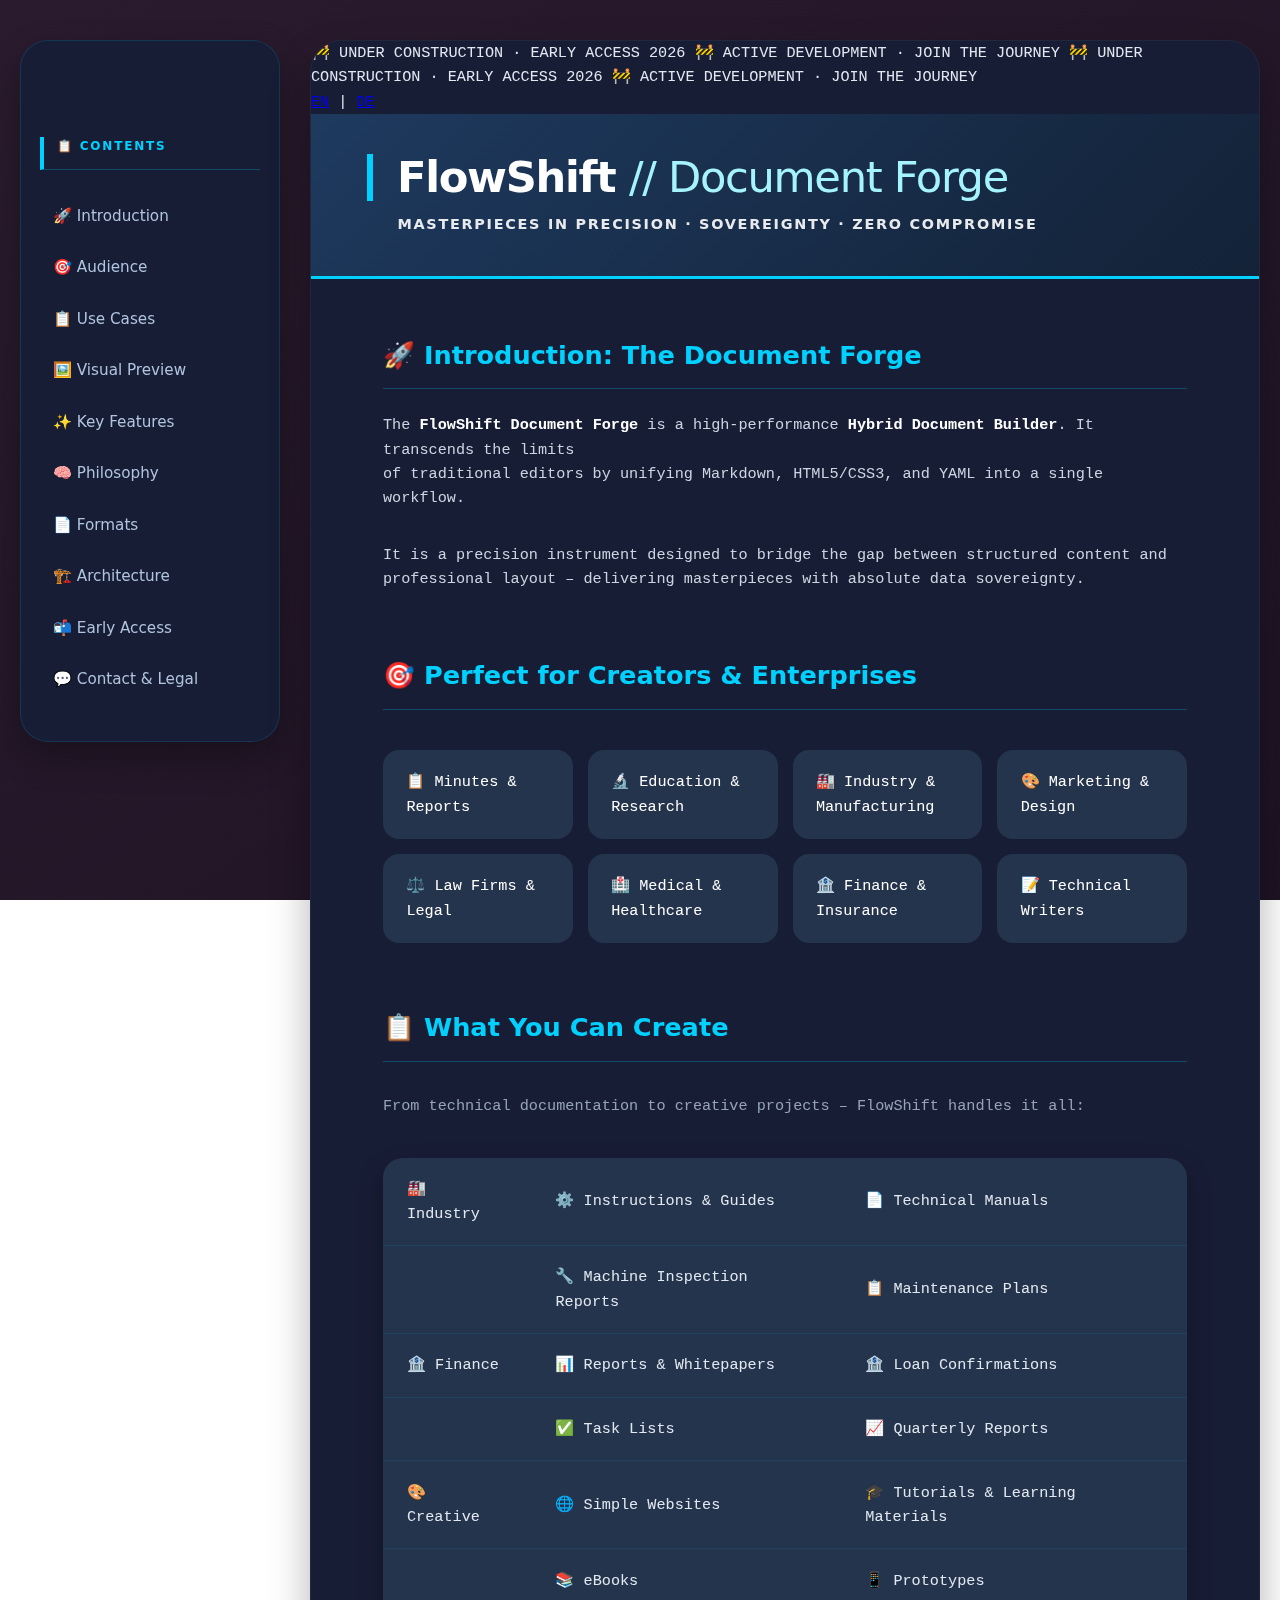
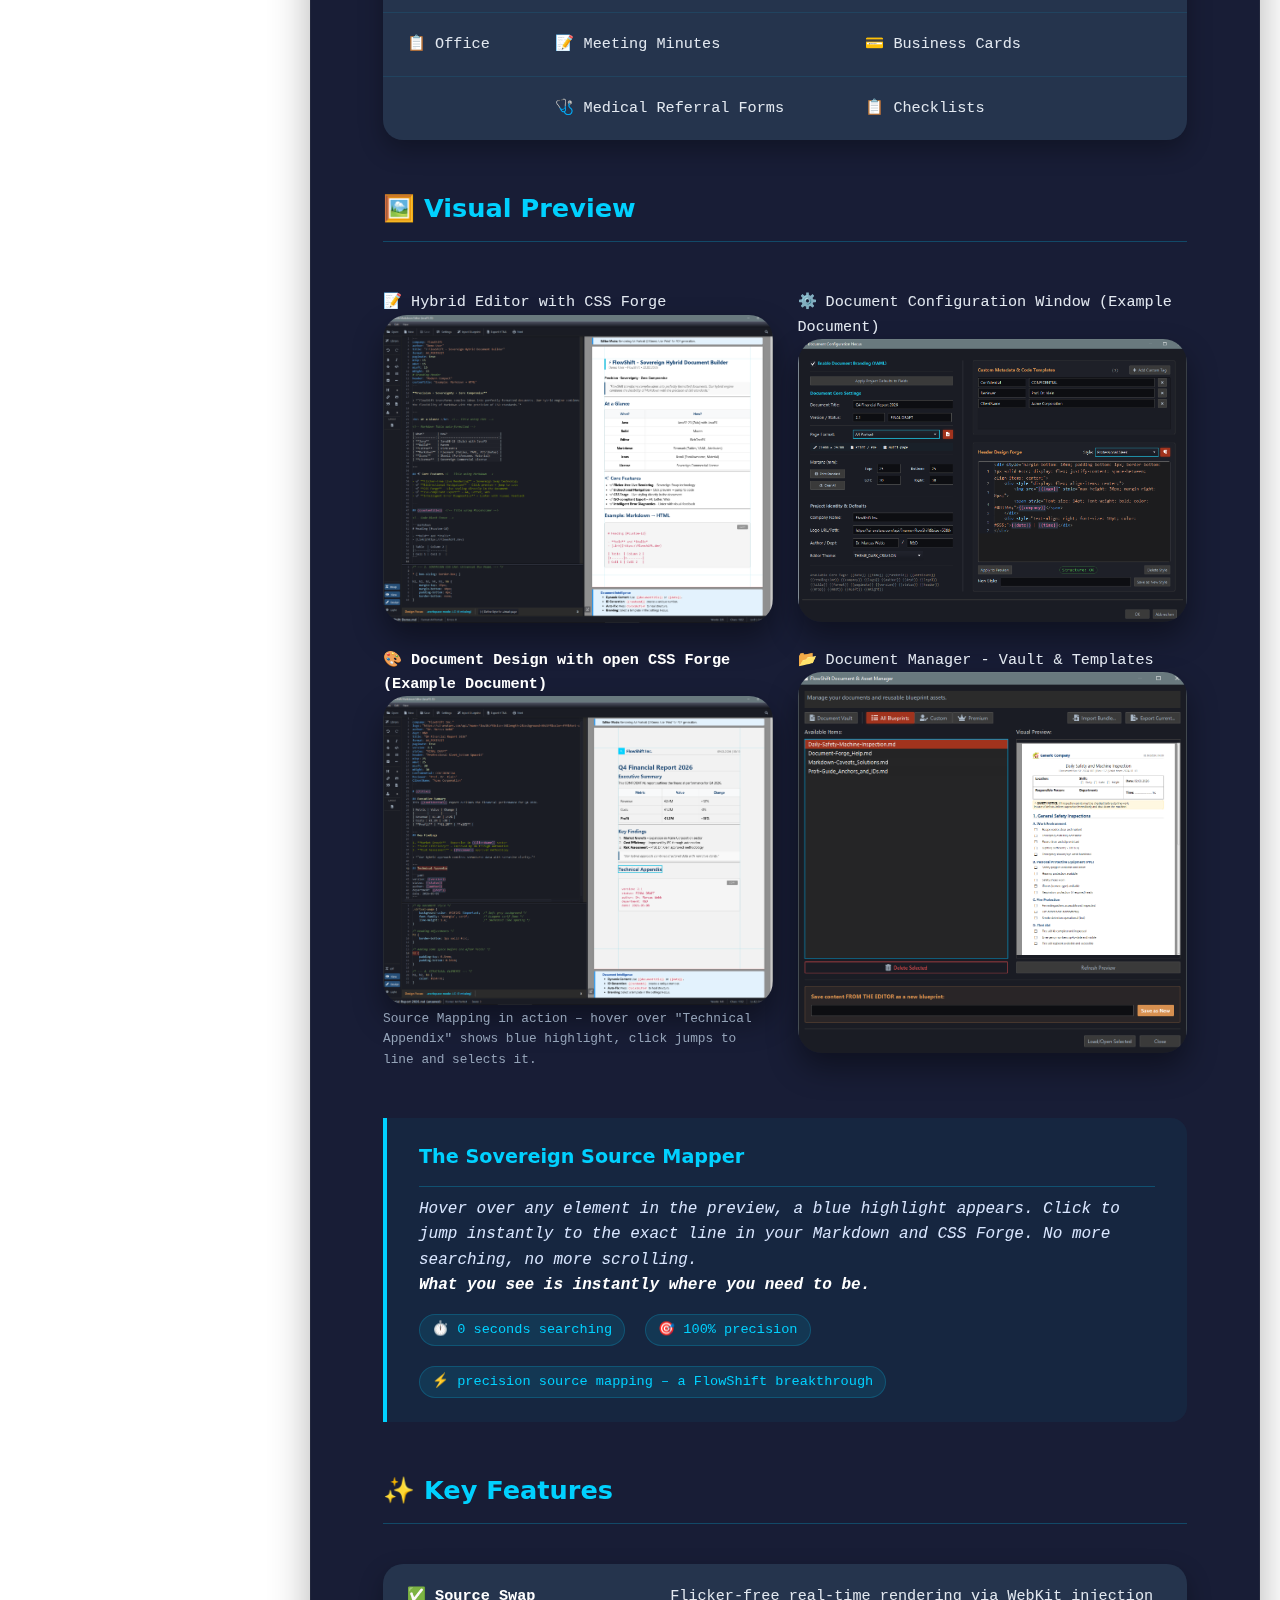
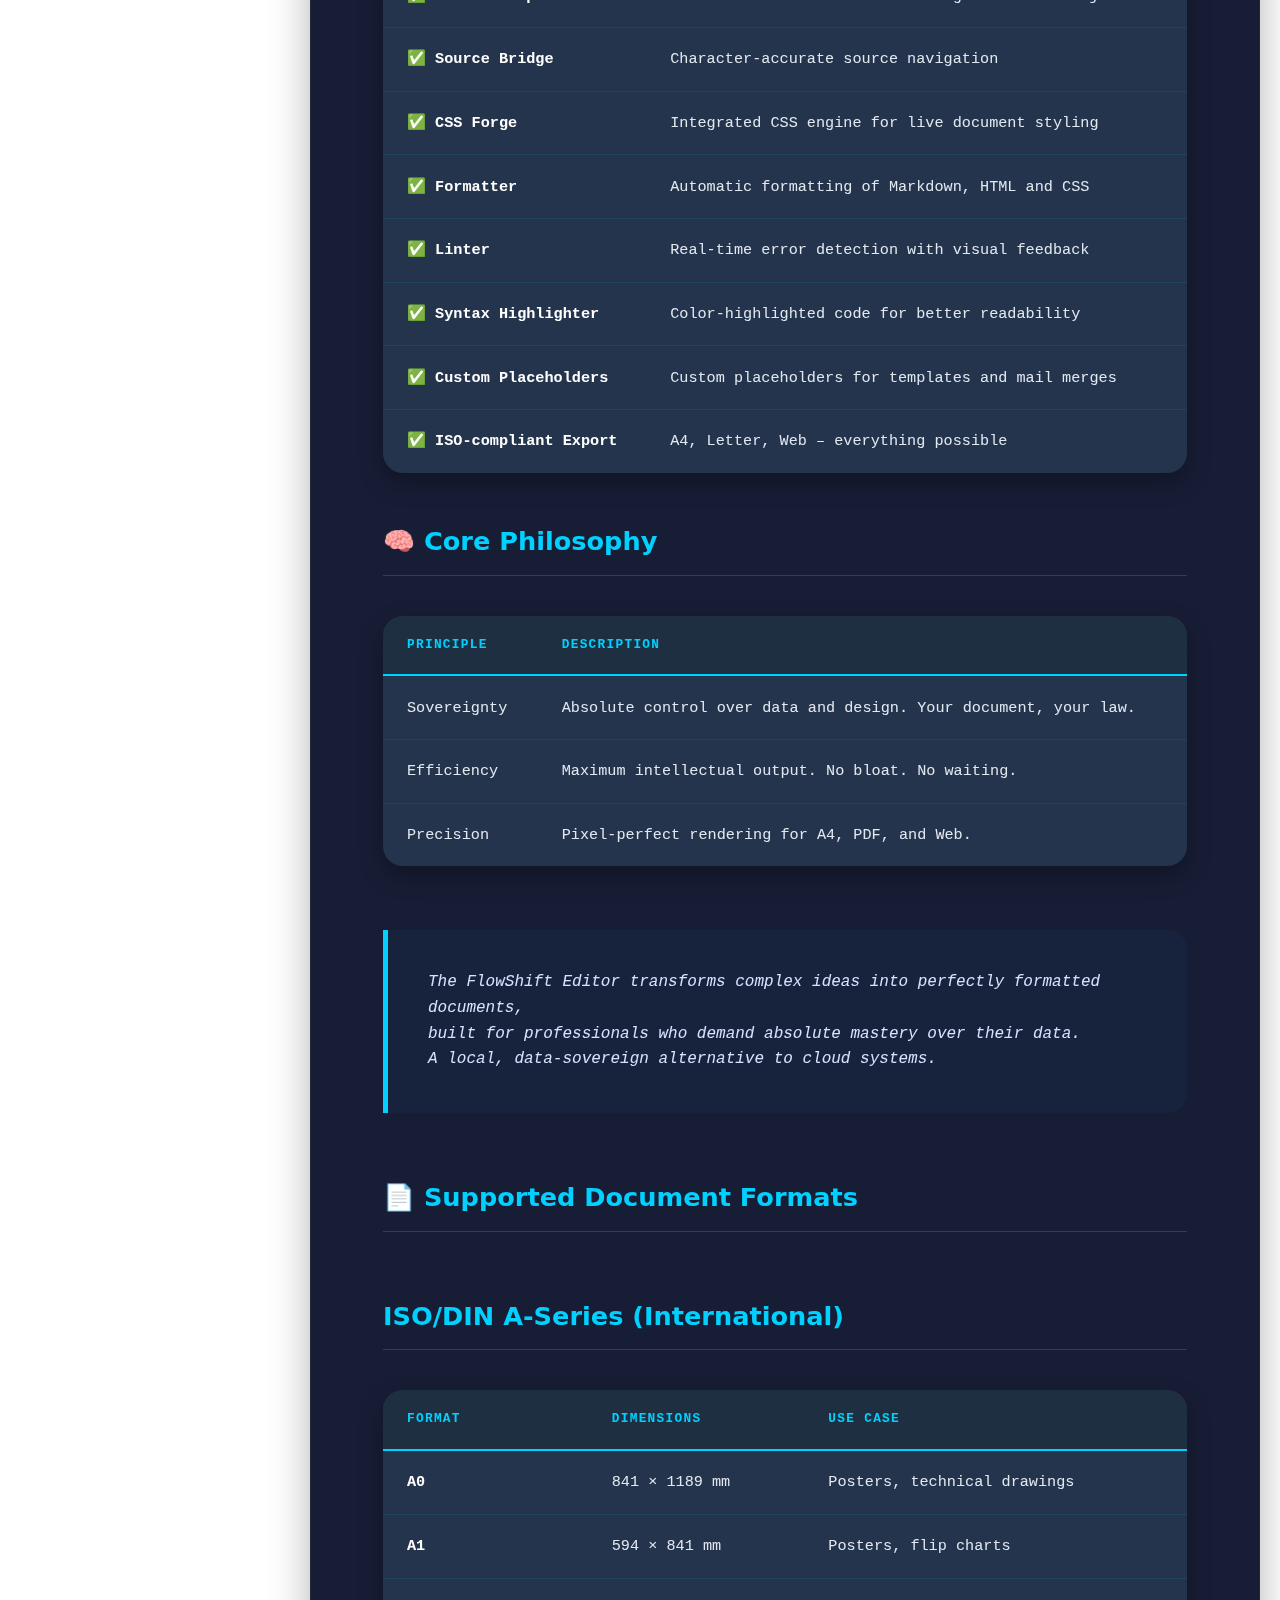
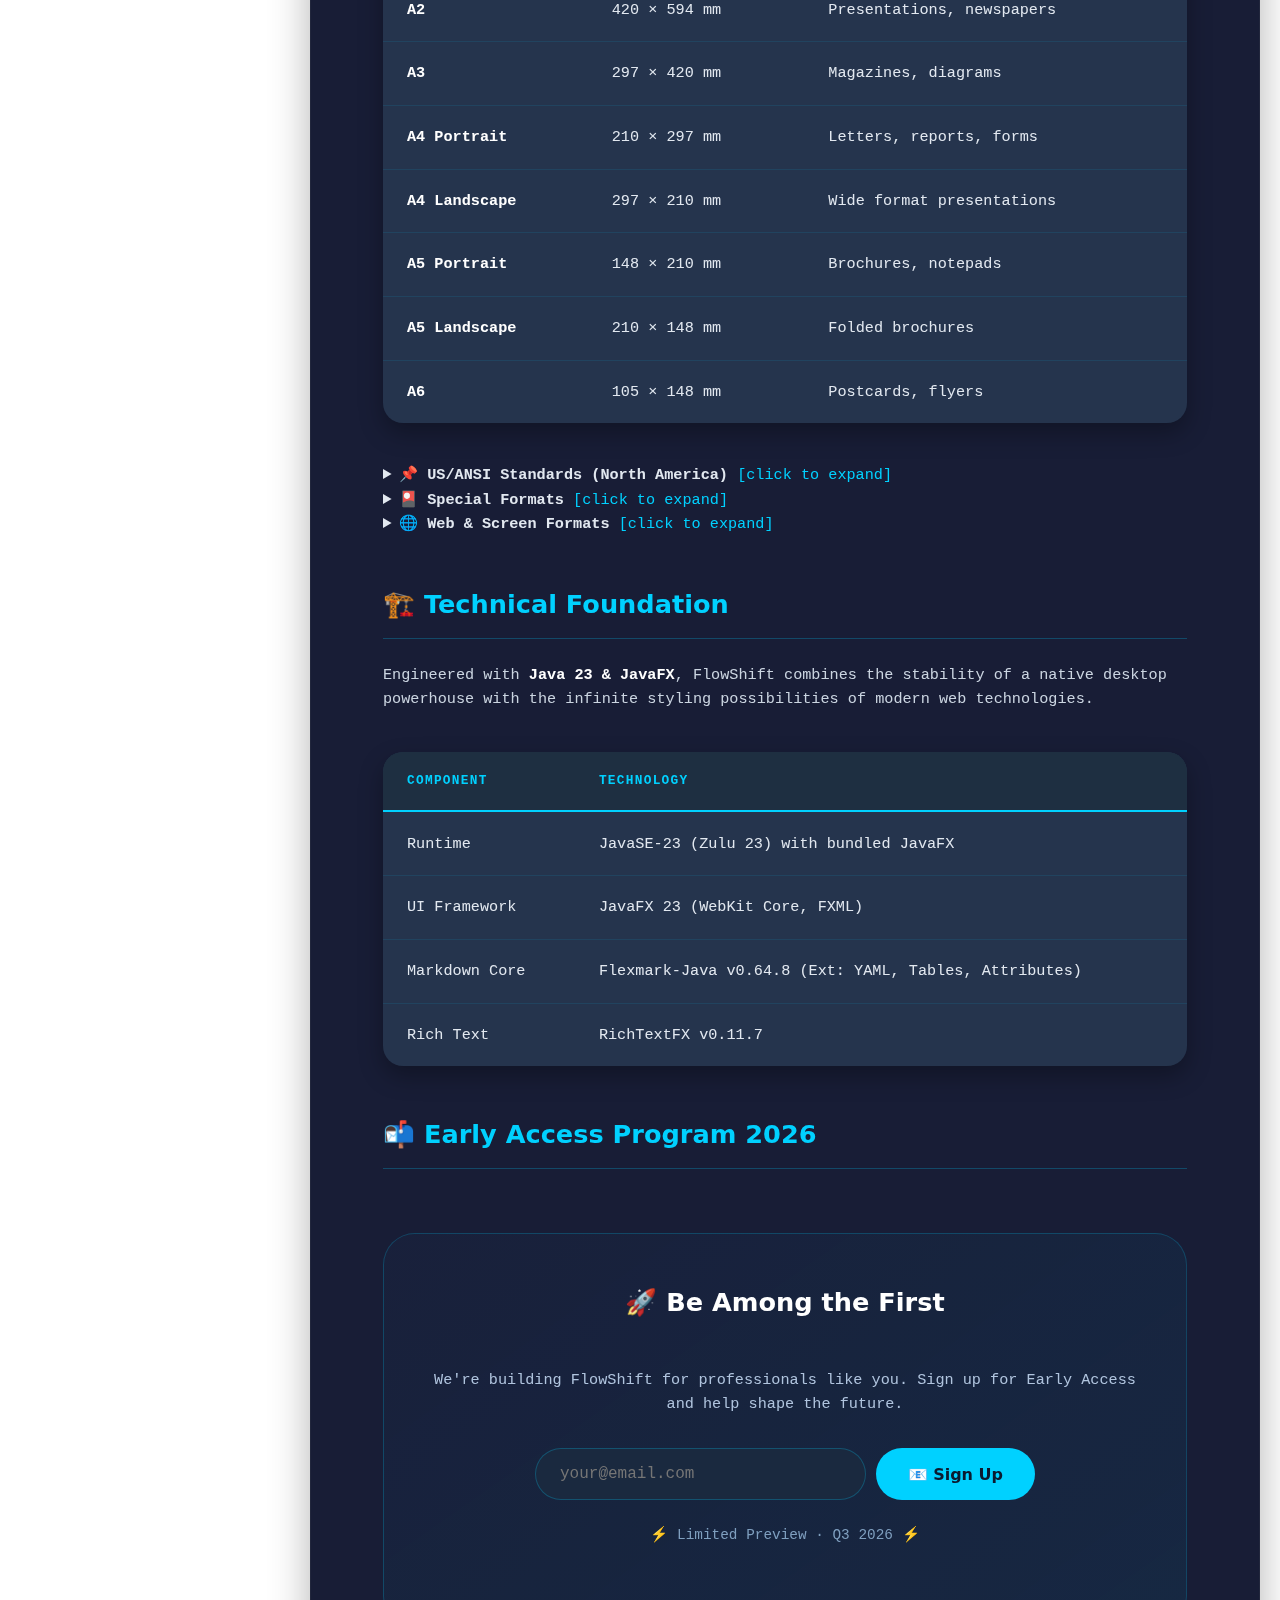
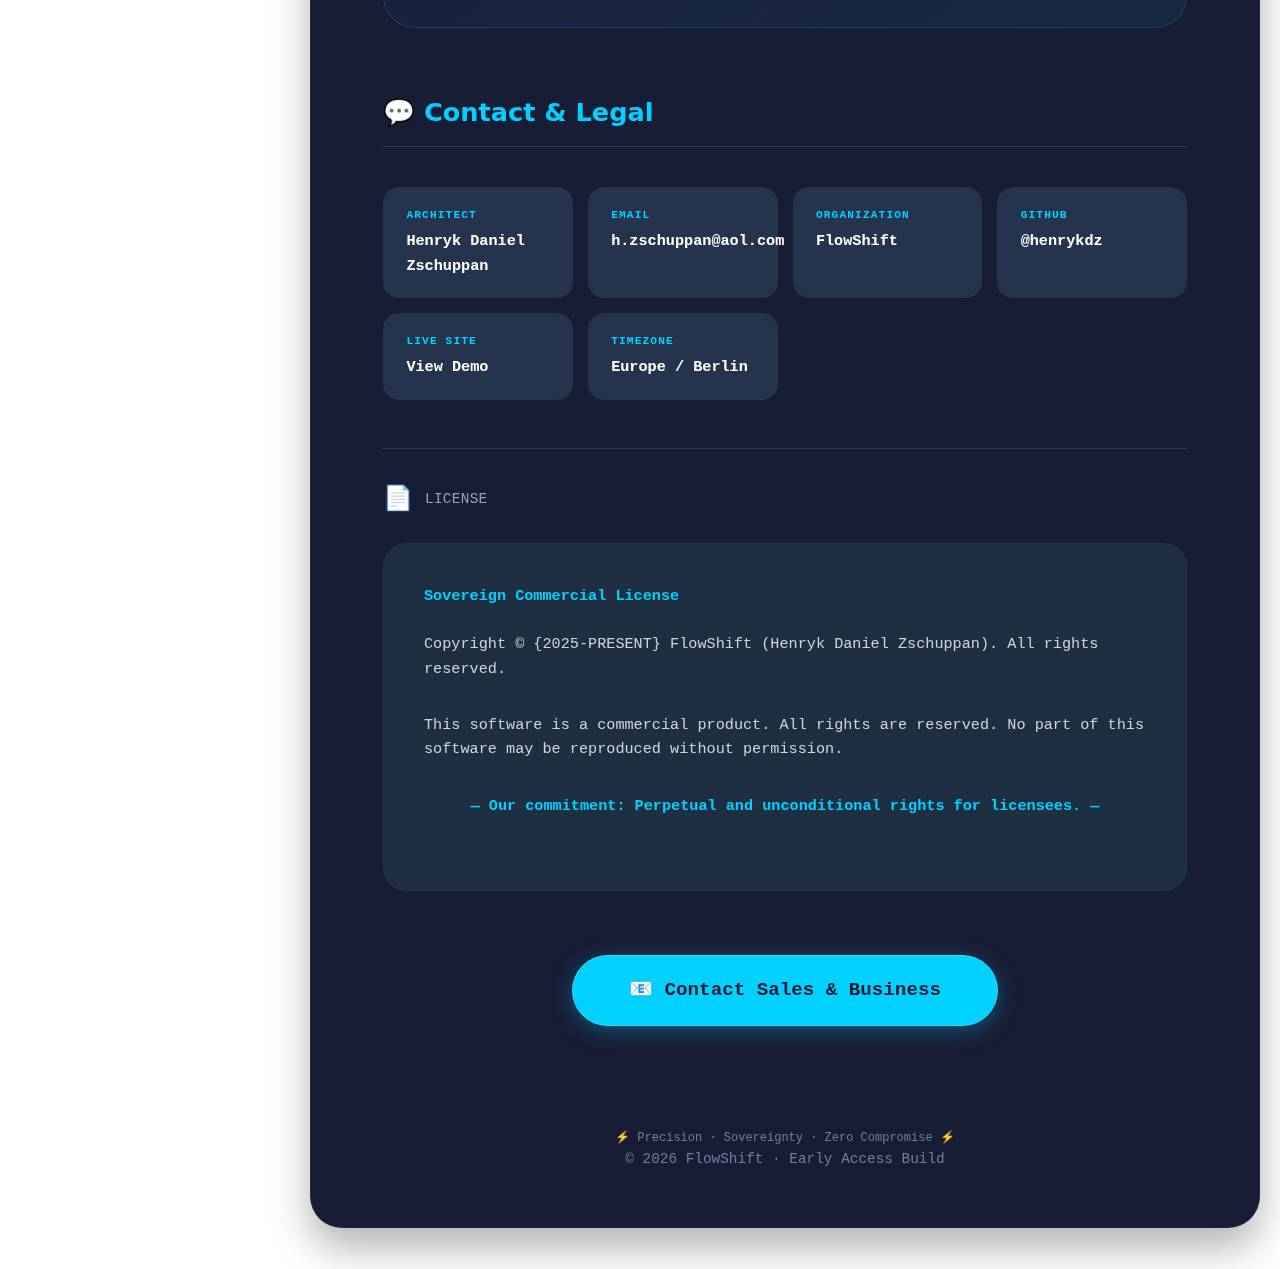
<file: index.html>
<!DOCTYPE html>
<html lang="en">

<head>
    <meta charset="UTF-8">
    <meta name="viewport" content="width=device-width, initial-scale=1.0">
    <title>FlowShift · Early Access 2026</title>
    <link rel="icon" type="image/svg+xml"
        href="data:image/svg+xml,%3Csvg xmlns='http://www.w3.org/2000/svg' viewBox='0 0 100 100'%3E%3Ccircle cx='50' cy='50' r='45' fill='%230b0f19' stroke='%2300d1ff' stroke-width='8'/%3E%3Cpath d='M25 50 Q40 35, 50 50 Q60 65, 75 50' stroke='%2300d1ff' stroke-width='8' fill='none' stroke-linecap='round'/%3E%3C/svg%3E">

    <!-- CSS AUS assets/css/style.css -->
    <link rel="stylesheet" href="assets/css/style.css">
</head>

<body>
    <div class="layout-grid">
        <!-- NAVIGATION -->
        <aside class="nav-column">
            <nav class="floating-nav">
                <h3>📋 CONTENTS</h3>
                <ul>
                    <li><a href="#intro" class="nav-link"><span class="nav-emoji">🚀</span> Introduction</a></li>
                    <li><a href="#audience" class="nav-link"><span class="nav-emoji">🎯</span> Audience</a></li>
                    <li><a href="#use-cases" class="nav-link"><span class="nav-emoji">📋</span> Use Cases</a></li>
                    <li><a href="#preview" class="nav-link"><span class="nav-emoji">🖼️</span> Visual Preview</a></li>
                    <li><a href="#features" class="nav-link"><span class="nav-emoji">✨</span> Key Features</a></li>
                    <li><a href="#philosophy" class="nav-link"><span class="nav-emoji">🧠</span> Philosophy</a></li>
                    <li><a href="#formats" class="nav-link"><span class="nav-emoji">📄</span> Formats</a></li>
                    <li><a href="#architecture" class="nav-link"><span class="nav-emoji">🏗️</span> Architecture</a>
                    </li>
                    <li><a href="#early" class="nav-link nav-early-item"><span class="nav-emoji">📬</span> Early
                            Access</a></li>
                    <li><a href="#contact" class="nav-link"><span class="nav-emoji">💬</span> Contact & Legal</a></li>
                </ul>
            </nav>
        </aside>

        <!-- HAUPTDOKUMENT -->
        <main class="document">
            <!-- LAUFBAND ANIMATION - GANZ OBEN -->
            <div class="construction-ticker" style="position: relative;">
                <div class="ticker-content">
                    <span>🚧 UNDER CONSTRUCTION · EARLY ACCESS 2026 🚧 ACTIVE DEVELOPMENT · JOIN THE JOURNEY</span>
                    <span>🚧 UNDER CONSTRUCTION · EARLY ACCESS 2026 🚧 ACTIVE DEVELOPMENT · JOIN THE JOURNEY</span>
                </div>

                <!-- Sprachumschalter im Banner -->
                <div class="language-switcher-banner">
                    <a href="index.html" class="lang-link-banner active">EN</a> <!-- EN aktiv -->
                    <span class="lang-separator">|</span>
                    <a href="index-de.html" class="lang-link-banner">DE</a>
                </div>
            </div>

            <div class="header">
                <h1>FlowShift <span>// Document Forge</span></h1>
                <div class="sub">MASTERPIECES IN PRECISION · SOVEREIGNTY · ZERO COMPROMISE</div>
            </div>

            <div class="content">
                <!-- INTRODUCTION mit Badge - mit separater Linie DIREKT dran -->
                <h2 id="intro" style="margin: 0 0 1.5rem 0;">
                    <div class="flowshift-badge" style="align-self: flex-start;">
                        <span class="badge-icon">🚀</span>
                        <span class="badge-text">Introduction: The Document Forge</span>
                    </div>
                </h2>
                <p>The <strong>FlowShift Document Forge</strong> is a high-performance <strong>Hybrid
                        Document Builder</strong>. It transcends the limits<br>of traditional editors by unifying
                    Markdown, HTML5/CSS3, and YAML into a single workflow.</p>
                <!-- INTRODUCTION Box -->
                <div class="intro-callout">
                    <p>It is a precision instrument designed to bridge the gap between structured content and
                        professional layout – delivering masterpieces with absolute data sovereignty.</p>
                </div>

                <!-- AUDIENCE (nur als Titel, ohne Badge) -->
                <h3 id="audience">🎯 Perfect for
                    Creators & Enterprises</h3>
                <div class="target-grid">
                    <div class="target-box">📋 Minutes & Reports</div>
                    <div class="target-box">🔬 Education & Research</div>
                    <div class="target-box">🏭 Industry & Manufacturing</div>
                    <div class="target-box">🎨 Marketing & Design</div>
                    <div class="target-box">⚖️ Law Firms & Legal</div>
                    <div class="target-box">🏥 Medical & Healthcare</div>
                    <div class="target-box">🏦 Finance & Insurance</div>
                    <div class="target-box">📝 Technical Writers</div>
                </div>
                <!-- WHAT YOU CAN CREATE (Unterkategorie) -->
                <h3 id="use-cases">📋 What You Can
                    Create</h3>
                <p style="margin-bottom: 1rem; color: #94a3b8;">From technical documentation to creative projects –
                    FlowShift handles it all:</p>

                <table class="use-cases-table">
                    <!-- Industry -->
                    <tr>
                        <td>🏭 Industry</td>
                        <td>⚙️ Instructions & Guides</td>
                        <td>📄 Technical Manuals</td>
                    </tr>
                    <tr class="category-end">
                        <td></td>
                        <td>🔧 Machine Inspection Reports</td>
                        <td>📋 Maintenance Plans</td>
                    </tr>

                    <!-- Finance -->
                    <tr>
                        <td>🏦 Finance</td>
                        <td>📊 Reports & Whitepapers</td>
                        <td>🏦 Loan Confirmations</td>
                    </tr>
                    <tr class="category-end">
                        <td></td>
                        <td>✅ Task Lists</td>
                        <td>📈 Quarterly Reports</td>
                    </tr>

                    <!-- Creative -->
                    <tr>
                        <td>🎨 Creative</td>
                        <td>🌐 Simple Websites</td>
                        <td>🎓 Tutorials & Learning Materials</td>
                    </tr>
                    <tr class="category-end">
                        <td></td>
                        <td>📚 eBooks</td>
                        <td>📱 Prototypes</td>
                    </tr>

                    <!-- Office & Service (last row without line) -->
                    <tr>
                        <td>📋 Office</td>
                        <td>📝 Meeting Minutes</td>
                        <td>💳 Business Cards</td>
                    </tr>
                    <tr>
                        <td></td>
                        <td>🩺 Medical Referral Forms</td>
                        <td>📋 Checklists</td>
                    </tr>
                </table>

                <!-- PREVIEW mit Badge -->
                <h2 id="preview" style="margin: 3rem 0 1.5rem 0;">
                    <div class="flowshift-badge" style="align-self: flex-start;">
                        <span class="badge-icon">🖼️</span>
                        <span class="badge-text">Visual Preview</span>
                    </div>
                </h2>

                <div class="image-matrix">
                    <!-- Bild 1 -->
                    <div>
                        <div class="image-caption">📝 Hybrid Editor with CSS Forge</div>
                        <div class="image-card"><img src="assets/images/screen.png" alt="Editor"></div>
                    </div>

                    <!-- Bild 2 -->
                    <div>
                        <div class="image-caption">⚙️ Document Configuration Window (Example Document)</div>
                        <div class="image-card"><img src="assets/images/example_document_setup.png" alt="Configurator">
                        </div>
                    </div>

                    <!-- Bild 3 -->
                    <div>
                        <div class="image-caption">
                            <strong>🎨 Document Design with open CSS Forge (Example Document)</strong>
                        </div>
                        <div class="image-card"><img src="assets/images/example_document_design.png"
                                alt="Document Design Example"></div>
                        <span style="display: block; font-size: 0.8rem; color: #94a3b8; margin-top: 4px;">
                            Source Mapping in action – hover over "Technical Appendix" shows blue highlight,
                            click jumps to line and selects it.
                        </span>
                    </div>

                    <!-- Bild 4 -->
                    <div>
                        <div class="image-caption">📂 Document Manager - Vault & Templates</div>
                        <div class="image-card"><img src="assets/images/screen4.png" alt="Document Manager"></div>
                    </div>
                </div>

                <!-- Source Mapper Highlight -->
                <div class="forge-callout" style="margin: 2rem 0 3rem 0;">
                    <h3 style="color: #00d1ff; margin-top: 0; margin-bottom: 10px; font-size: 1.2rem;">The Sovereign
                        Source Mapper</h3>
                    <p style="margin-bottom: 15px;">Hover over any element in the preview, a blue highlight appears.
                        Click to jump instantly to the exact line in your Markdown and CSS Forge. No more searching, no
                        more scrolling.<br><strong>What you see is instantly where you need to be.</strong></p>
                    <div style="display: flex; gap: 20px; flex-wrap: wrap; margin-top: 10px;">
                        <span
                            style="background: rgba(0, 209, 255, 0.1); border: 1px solid rgba(0, 209, 255, 0.2); border-radius: 30px; padding: 4px 12px; font-size: 0.85rem; color: #00d1ff;">⏱️
                            0 seconds searching</span>
                        <span
                            style="background: rgba(0, 209, 255, 0.1); border: 1px solid rgba(0, 209, 255, 0.2); border-radius: 30px; padding: 4px 12px; font-size: 0.85rem; color: #00d1ff;">🎯
                            100% precision</span>
                        <span
                            style="background: rgba(0, 209, 255, 0.1); border: 1px solid rgba(0, 209, 255, 0.2); border-radius: 30px; padding: 4px 12px; font-size: 0.85rem; color: #00d1ff;">⚡
                            precision source mapping – a FlowShift breakthrough</span>
                    </div>
                </div>

                <!-- FEATURES mit Badge -->
                <h2 id="features" style="margin: 3rem 0 1.5rem 0;">
                    <div class="flowshift-badge" style="align-self: flex-start;">
                        <span class="badge-icon">✨</span>
                        <span class="badge-text">Key Features</span>
                    </div>
                </h2>

                <table class="features-table">
                    <tr>
                        <td><strong>✅ Source Swap</strong></td>
                        <td>Flicker-free real-time rendering via WebKit injection</td>
                    </tr>
                    <tr>
                        <td><strong>✅ Source Bridge</strong></td>
                        <td>Character-accurate source navigation</td>
                    </tr>
                    <tr>
                        <td><strong>✅ CSS Forge</strong></td>
                        <td>Integrated CSS engine for live document styling</td>
                    </tr>
                    <tr>
                        <td><strong>✅ Formatter</strong></td>
                        <td>Automatic formatting of Markdown, HTML and CSS</td>
                    </tr>
                    <tr>
                        <td><strong>✅ Linter</strong></td>
                        <td>Real-time error detection with visual feedback</td>
                    </tr>
                    <tr>
                        <td><strong>✅ Syntax Highlighter</strong></td>
                        <td>Color-highlighted code for better readability</td>
                    </tr>
                    <tr>
                        <td><strong>✅ Custom Placeholders</strong></td>
                        <td>Custom placeholders for templates and mail merges</td>
                    </tr>
                    <tr>
                        <td><strong>✅ ISO-compliant Export</strong></td>
                        <td>A4, Letter, Web – everything possible</td>
                    </tr>
                </table>

                <!-- PHILOSOPHY mit Badge -->
                <h2 id="philosophy" style="margin: 3rem 0 1.5rem 0;">
                    <div class="flowshift-badge" style="align-self: flex-start;">
                        <span class="badge-icon">🧠</span>
                        <span class="badge-text">Core Philosophy</span>
                    </div>
                </h2>
                <table>
                    <thead>
                        <tr>
                            <th>Principle</th>
                            <th>Description</th>
                        </tr>
                    </thead>
                    <tbody>
                        <tr>
                            <td>Sovereignty</td>
                            <td>Absolute control over data and design. Your document, your law.</td>
                        </tr>
                        <tr>
                            <td>Efficiency</td>
                            <td>Maximum intellectual output. No bloat. No waiting.</td>
                        </tr>
                        <tr>
                            <td>Precision</td>
                            <td>Pixel‑perfect rendering for A4, PDF, and Web.</td>
                        </tr>
                    </tbody>
                </table>

                <blockquote>
                    The FlowShift Editor transforms complex ideas into perfectly formatted documents,<br>built for
                    professionals who demand absolute mastery over their data.<br>A local, data‑sovereign alternative to
                    cloud systems.
                </blockquote>

                <!-- FORMATS mit Badge (NEU) -->
                <h2 id="formats" style="margin: 3rem 0 1.5rem 0;">
                    <div class="flowshift-badge" style="align-self: flex-start;">
                        <span class="badge-icon">📄</span>
                        <span class="badge-text">Supported Document Formats</span>
                    </div>
                </h2>

                <!-- ISO/DIN A-Series -->
                <h3>ISO/DIN A-Series (International)</h3>
                <table class="format-table">
                    <thead>
                        <tr>
                            <th>Format</th>
                            <th>Dimensions</th>
                            <th>Use Case</th>
                        </tr>
                    </thead>
                    <tbody>
                        <tr>
                            <td><strong>A0</strong></td>
                            <td>841 × 1189 mm</td>
                            <td>Posters, technical drawings</td>
                        </tr>
                        <tr>
                            <td><strong>A1</strong></td>
                            <td>594 × 841 mm</td>
                            <td>Posters, flip charts</td>
                        </tr>
                        <tr>
                            <td><strong>A2</strong></td>
                            <td>420 × 594 mm</td>
                            <td>Presentations, newspapers</td>
                        </tr>
                        <tr>
                            <td><strong>A3</strong></td>
                            <td>297 × 420 mm</td>
                            <td>Magazines, diagrams</td>
                        </tr>
                        <tr>
                            <td><strong>A4 Portrait</strong></td>
                            <td>210 × 297 mm</td>
                            <td>Letters, reports, forms</td>
                        </tr>
                        <tr>
                            <td><strong>A4 Landscape</strong></td>
                            <td>297 × 210 mm</td>
                            <td>Wide format presentations</td>
                        </tr>
                        <tr>
                            <td><strong>A5 Portrait</strong></td>
                            <td>148 × 210 mm</td>
                            <td>Brochures, notepads</td>
                        </tr>
                        <tr>
                            <td><strong>A5 Landscape</strong></td>
                            <td>210 × 148 mm</td>
                            <td>Folded brochures</td>
                        </tr>
                        <tr>
                            <td><strong>A6</strong></td>
                            <td>105 × 148 mm</td>
                            <td>Postcards, flyers</td>
                        </tr>
                    </tbody>
                </table>

                <!-- US/ANSI Standards -->
                <details class="format-details">
                    <summary><b>📌 US/ANSI Standards (North America)</b> <span style="color:#00d1ff;">[click to
                            expand]</span></summary>
                    <table class="format-table">
                        <thead>
                            <tr>
                                <th>Format</th>
                                <th>Dimensions</th>
                                <th>Use Case</th>
                            </tr>
                        </thead>
                        <tbody>
                            <tr>
                                <td><strong>Letter</strong></td>
                                <td>215.9 × 279.4 mm</td>
                                <td>Business correspondence</td>
                            </tr>
                            <tr>
                                <td><strong>Legal</strong></td>
                                <td>215.9 × 355.6 mm</td>
                                <td>Legal documents, contracts</td>
                            </tr>
                            <tr>
                                <td><strong>Tabloid</strong></td>
                                <td>279.4 × 431.8 mm</td>
                                <td>Newspapers, ledgers</td>
                            </tr>
                            <tr>
                                <td><strong>Executive</strong></td>
                                <td>184.15 × 266.7 mm</td>
                                <td>Government documents</td>
                            </tr>
                        </tbody>
                    </table>
                </details>

                <!-- Special Formats -->
                <details class="format-details">
                    <summary><b>🎴 Special Formats</b> <span style="color:#00d1ff;">[click to expand]</span></summary>
                    <table class="format-table">
                        <thead>
                            <tr>
                                <th>Format</th>
                                <th>Dimensions</th>
                                <th>Use Case</th>
                            </tr>
                        </thead>
                        <tbody>
                            <tr>
                                <td><strong>Business Card (EU)</strong></td>
                                <td>85 × 55 mm</td>
                                <td>European standard cards</td>
                            </tr>
                            <tr>
                                <td><strong>Business Card (US)</strong></td>
                                <td>89 × 51 mm</td>
                                <td>US standard cards</td>
                            </tr>
                            <tr>
                                <td><strong>Credit Card (ID-1)</strong></td>
                                <td>85.6 × 53.98 mm</td>
                                <td>Payment cards, IDs</td>
                            </tr>
                        </tbody>
                    </table>
                </details>

                <!-- Web & Screen Formats -->
                <details class="format-details">
                    <summary><b>🌐 Web & Screen Formats</b> <span style="color:#00d1ff;">[click to expand]</span>
                    </summary>
                    <table class="format-table">
                        <thead>
                            <tr>
                                <th>Format</th>
                                <th>Dimensions</th>
                                <th>Use Case</th>
                            </tr>
                        </thead>
                        <tbody>
                            <tr>
                                <td><strong>Web Wide</strong></td>
                                <td>100% width</td>
                                <td>Responsive web content</td>
                            </tr>
                            <tr>
                                <td><strong>Web Reading</strong></td>
                                <td>800px width</td>
                                <td>Optimized reading view</td>
                            </tr>
                            <tr>
                                <td><strong>Social Square</strong></td>
                                <td>200 × 200 mm</td>
                                <td>Social media graphics</td>
                            </tr>
                        </tbody>
                    </table>
                </details>

                <!-- ARCHITECTURE mit Badge -->
                <h2 id="architecture" style="margin: 3rem 0 1.5rem 0;">
                    <div class="flowshift-badge" style="align-self: flex-start;">
                        <span class="badge-icon">🏗️</span>
                        <span class="badge-text">Technical Foundation</span>
                    </div>
                </h2>

                <p>Engineered with <strong>Java 23 & JavaFX</strong>, FlowShift combines the stability of a native
                    desktop powerhouse with the infinite styling possibilities of modern web technologies.</p>

                <table>
                    <thead>
                        <tr>
                            <th>Component</th>
                            <th>Technology</th>
                        </tr>
                    </thead>
                    <tbody>
                        <tr>
                            <td>Runtime</td>
                            <td>JavaSE-23 (Zulu 23) with bundled JavaFX</td>
                        </tr>
                        <tr>
                            <td>UI Framework</td>
                            <td>JavaFX 23 (WebKit Core, FXML)</td>
                        </tr>
                        <tr>
                            <td>Markdown Core</td>
                            <td>Flexmark-Java v0.64.8 (Ext: YAML, Tables, Attributes)</td>
                        </tr>
                        <tr>
                            <td>Rich Text</td>
                            <td>RichTextFX v0.11.7</td>
                        </tr>
                    </tbody>
                </table>

                <!-- EARLY ACCESS mit großem Badge -->
                <h2 id="early" style="margin: 3rem 0 1.5rem 0;">
                    <div class="flowshift-badge badge-large" style="align-self: flex-start;">
                        <span class="badge-icon">📬</span>
                        <span class="badge-text">Early Access Program 2026</span>
                    </div>
                </h2>
                <div class="early-box">
                    <h3 style="color: white; text-align: center; border-bottom: none; margin-top: 0;">🚀 Be Among the
                        First</h3>
                    <p style="text-align: center; color: #b0c4de;">We're building FlowShift for professionals like you.
                        Sign up for Early Access and help shape the future.</p>
                    <div class="early-flex">
                        <input type="email" placeholder="your@email.com">
                        <button>📧 Sign Up</button>
                    </div>
                    <p style="text-align: center; font-size: 0.9rem; margin-top: 1.5rem; color: #7f9fbf;">⚡ Limited
                        Preview · Q3 2026 ⚡</p>
                </div>

                <!-- CONTACT & LEGAL mit Badge -->
                <h2 id="contact" style="margin: 3rem 0 1.5rem 0;">
                    <div class="flowshift-badge" style="align-self: flex-start;">
                        <span class="badge-icon">💬</span>
                        <span class="badge-text">Contact & Legal</span>
                    </div>
                </h2>
                <div class="target-grid">
                    <div class="contact-box"><span>Architect</span><strong>Henryk Daniel Zschuppan</strong></div>
                    <div class="contact-box"><span>Email</span><strong>h.zschuppan@aol.com</strong></div>
                    <div class="contact-box"><span>Organization</span><strong>FlowShift</strong></div>
                    <div class="contact-box"><span>GitHub</span><strong>@henrykdz</strong></div>
                    <div class="contact-box"><span>Live Site</span><strong>View Demo</strong></div>
                    <div class="contact-box"><span>Timezone</span><strong>Europe / Berlin</strong></div>
                </div>

                <!-- License Bereich (als Subsection) -->
                <div style="margin-top: 3rem; border-top: 1px solid rgba(0,209,255,0.2); padding-top: 2rem;">
                    <div style="display: flex; align-items: center; gap: 0.75rem; margin-bottom: 1.5rem;">
                        <span style="font-size: 1.5rem;">📄</span>
                        <span
                            style="color: #94a3b8; font-weight: 500; letter-spacing: 0.3px; text-transform: uppercase; font-size: 0.9rem;">LICENSE</span>
                    </div>

                    <div
                        style="background: #1e2f41; padding: 2.5rem; border-radius: 24px; border: 1px solid rgba(255, 255, 255, 0.03);">
                        <p style="color: #00d1ff; font-weight: 600; margin-bottom: 1.5rem;">Sovereign Commercial License
                        </p>
                        <p style="font-size: 0.95rem; color: #cbd5e1;">Copyright © {2025-PRESENT} FlowShift (Henryk
                            Daniel Zschuppan). All rights reserved.</p>
                        <p style="font-size: 0.95rem; margin-top: 1rem; color: #cbd5e1;">This software is a commercial
                            product. All rights are reserved. No part of this software may be reproduced without
                            permission.</p>
                        <p style="text-align: center; color: #00d1ff; font-weight: 700; margin-top: 2rem;">
                            — Our commitment: Perpetual and unconditional rights for licensees. —
                        </p>
                    </div>
                </div>

                <div style="text-align: center; margin: 4rem 0;">
                    <a href="mailto:h.zschuppan@aol.com?subject=FlowShift%20Inquiry" class="contact-button">📧 Contact
                        Sales & Business</a>
                </div>

                <div class="footer-note">
                    <sub>⚡ Precision · Sovereignty · Zero Compromise ⚡</sub><br>
                    © 2026 FlowShift · Early Access Build
                </div>
            </div>
        </main>
    </div>

    <!-- JAVASCRIPT AUS assets/js/main.js -->
    <script src="assets/js/main.js"></script>

    <!-- Eigenen Cursor erstellen (direkt vor </body> einfügen) -->
    <div class="custom-cursor" id="customCursor">
        <svg viewBox="0 0 40 40" fill="none" xmlns="http://www.w3.org/2000/svg">
            <circle cx="20" cy="20" r="16" stroke="#00d1ff" stroke-width="2.5" fill="rgba(0,209,255,0.05)" />
            <circle cx="20" cy="20" r="6" fill="#00d1ff" />
            <line x1="32" y1="32" x2="38" y2="38" stroke="#00d1ff" stroke-width="3" stroke-linecap="round" />
        </svg>
    </div>
</body>

</html>
</file>
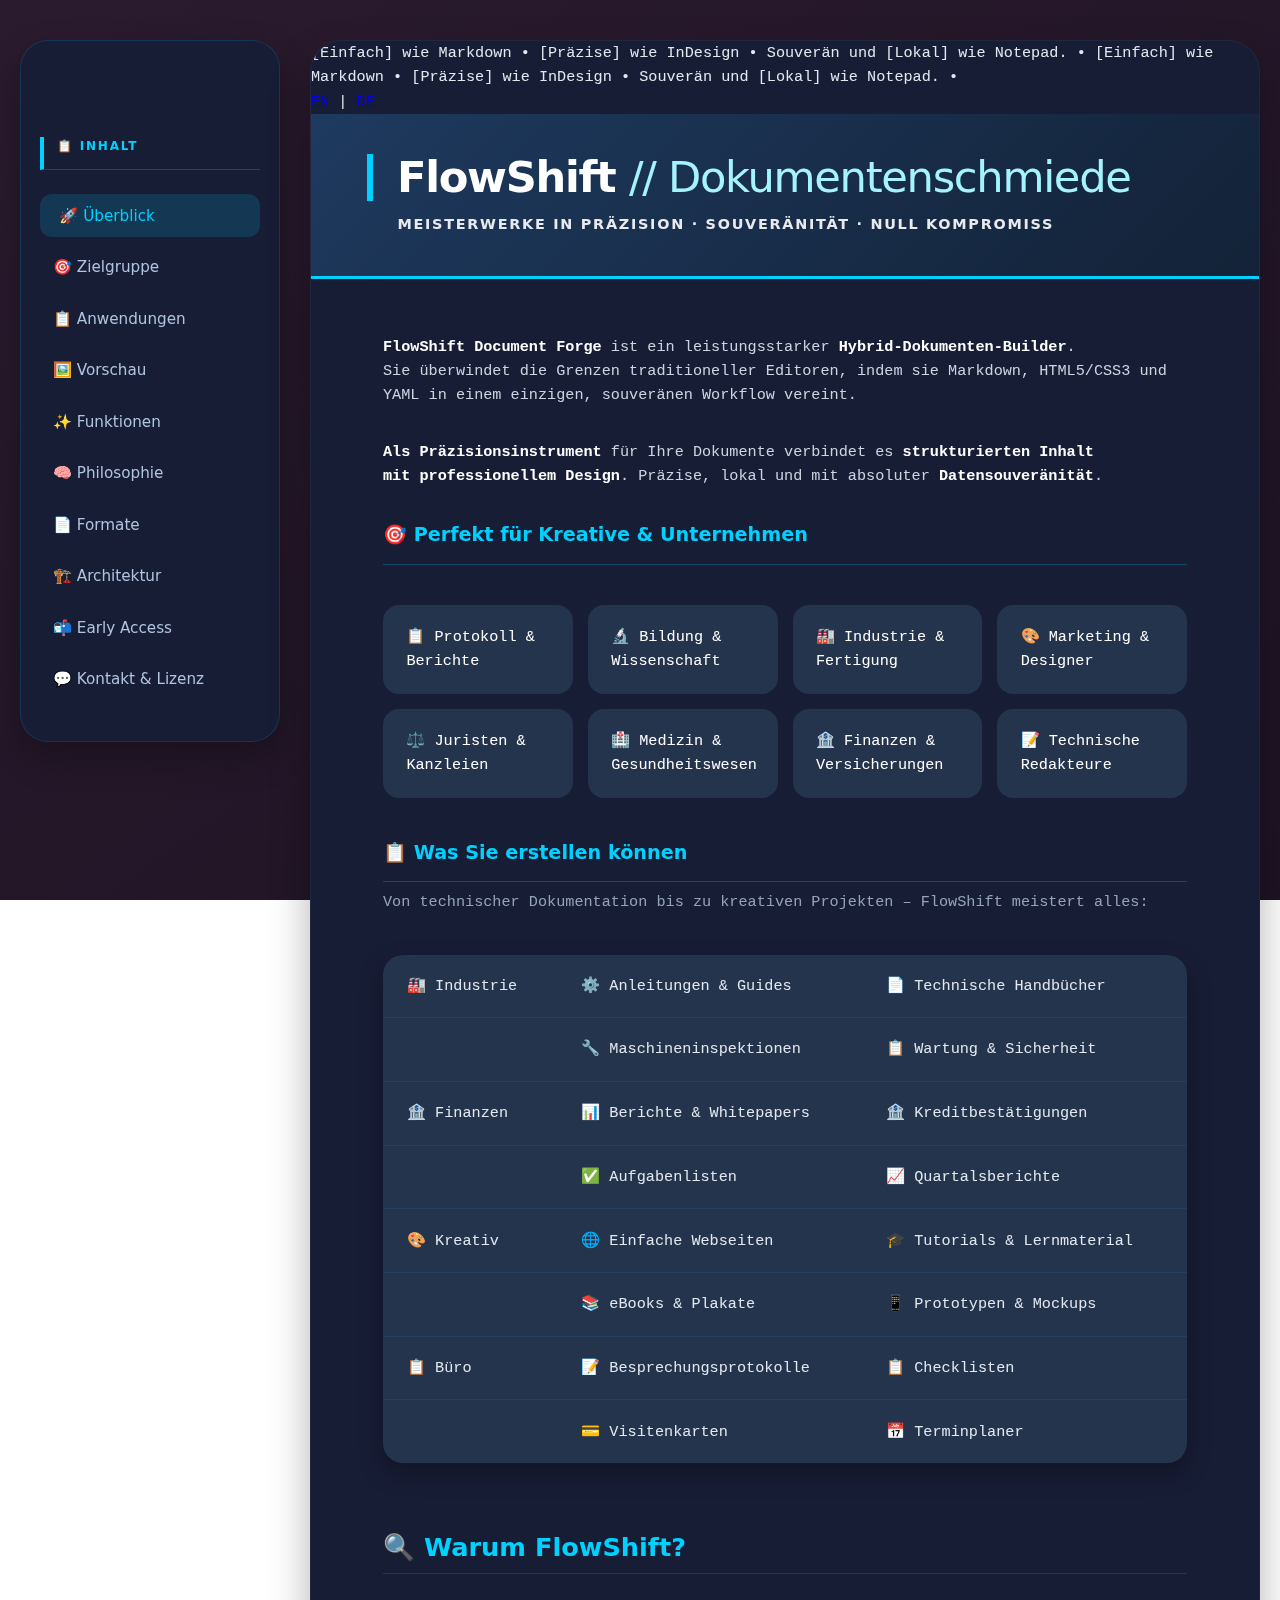
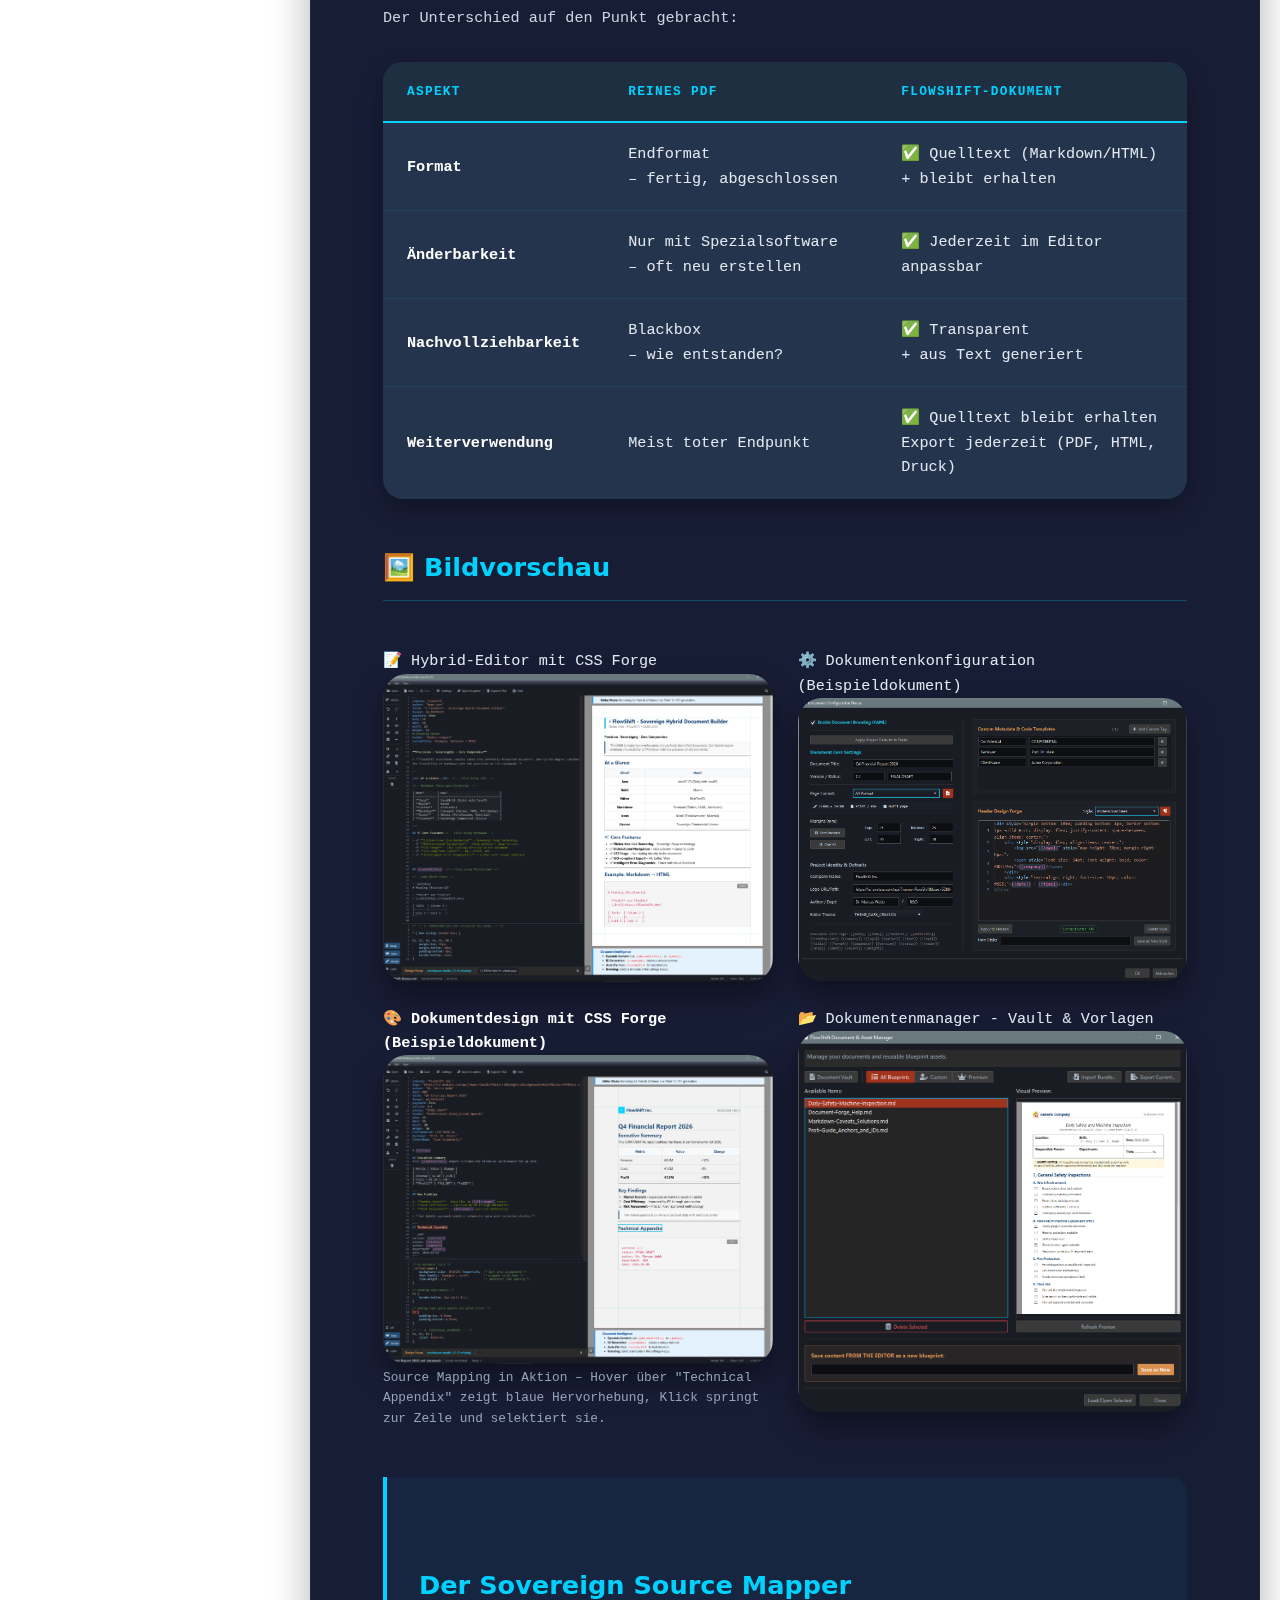
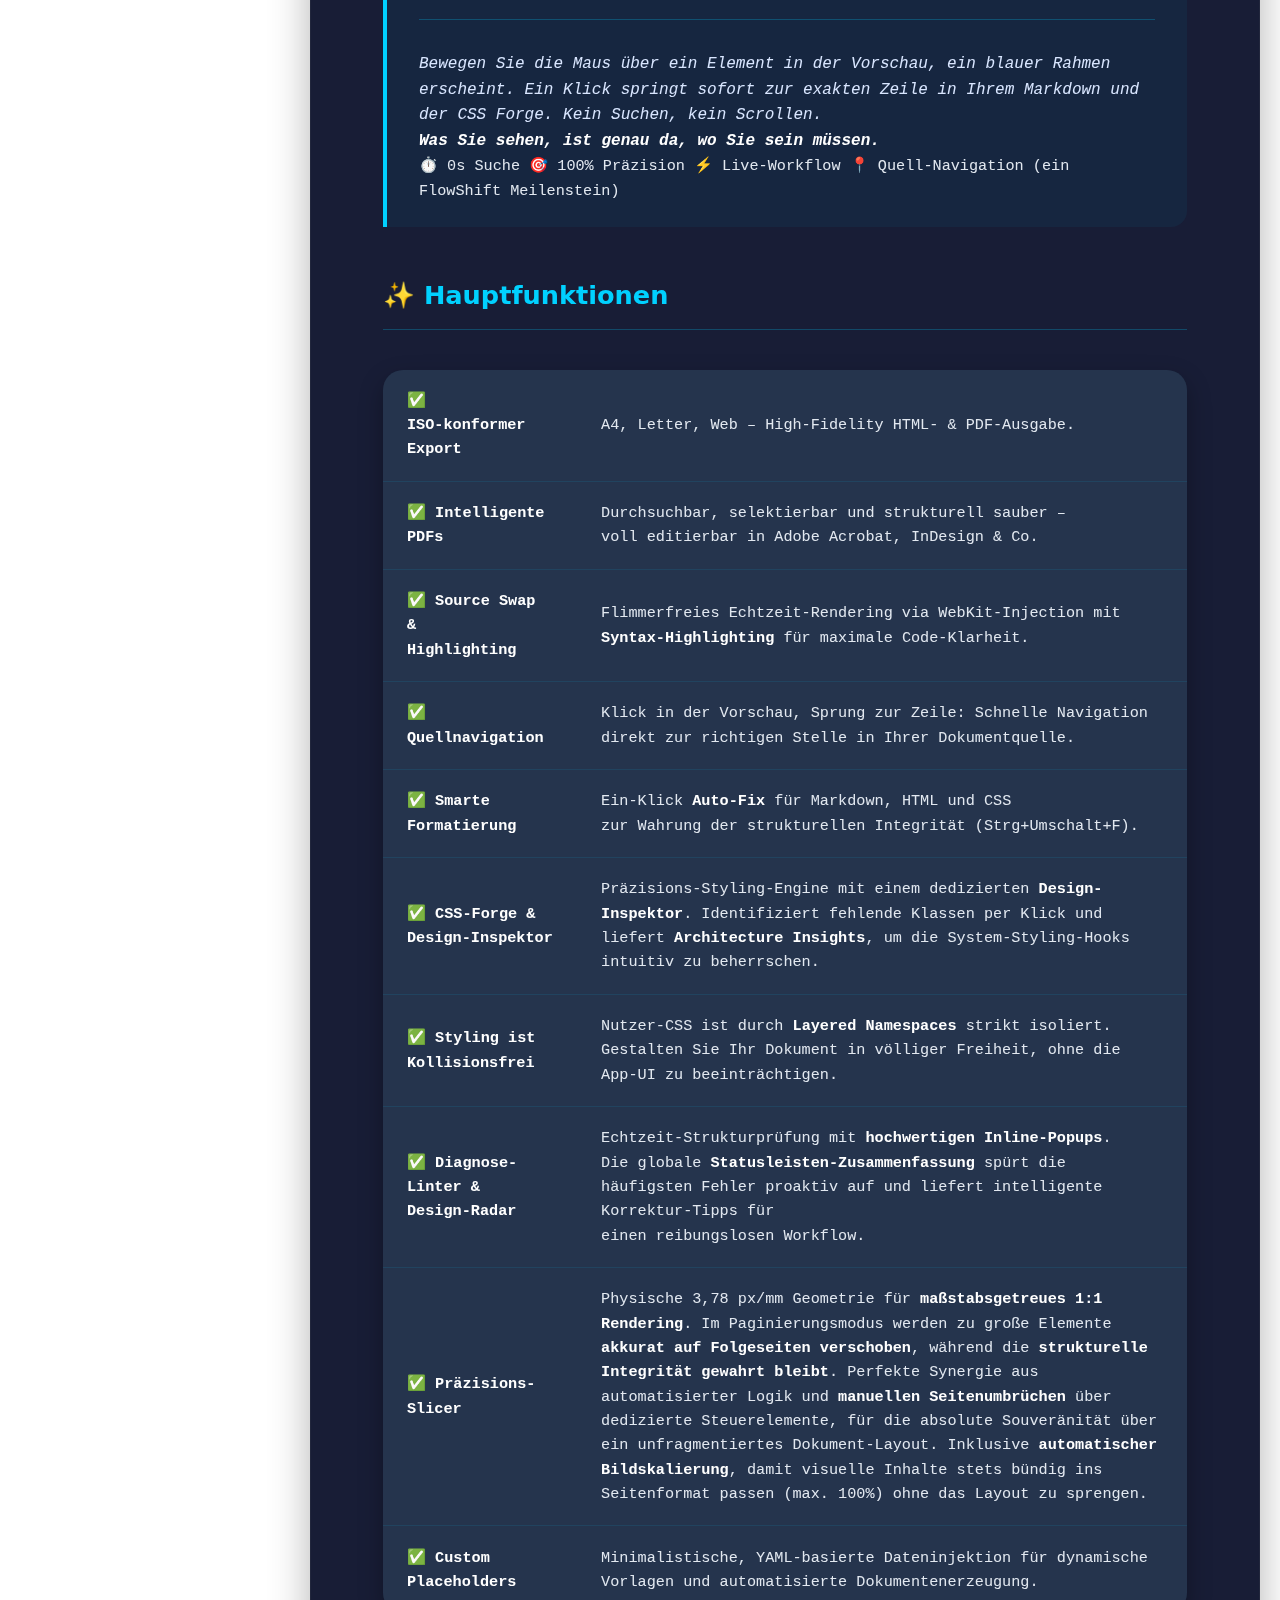
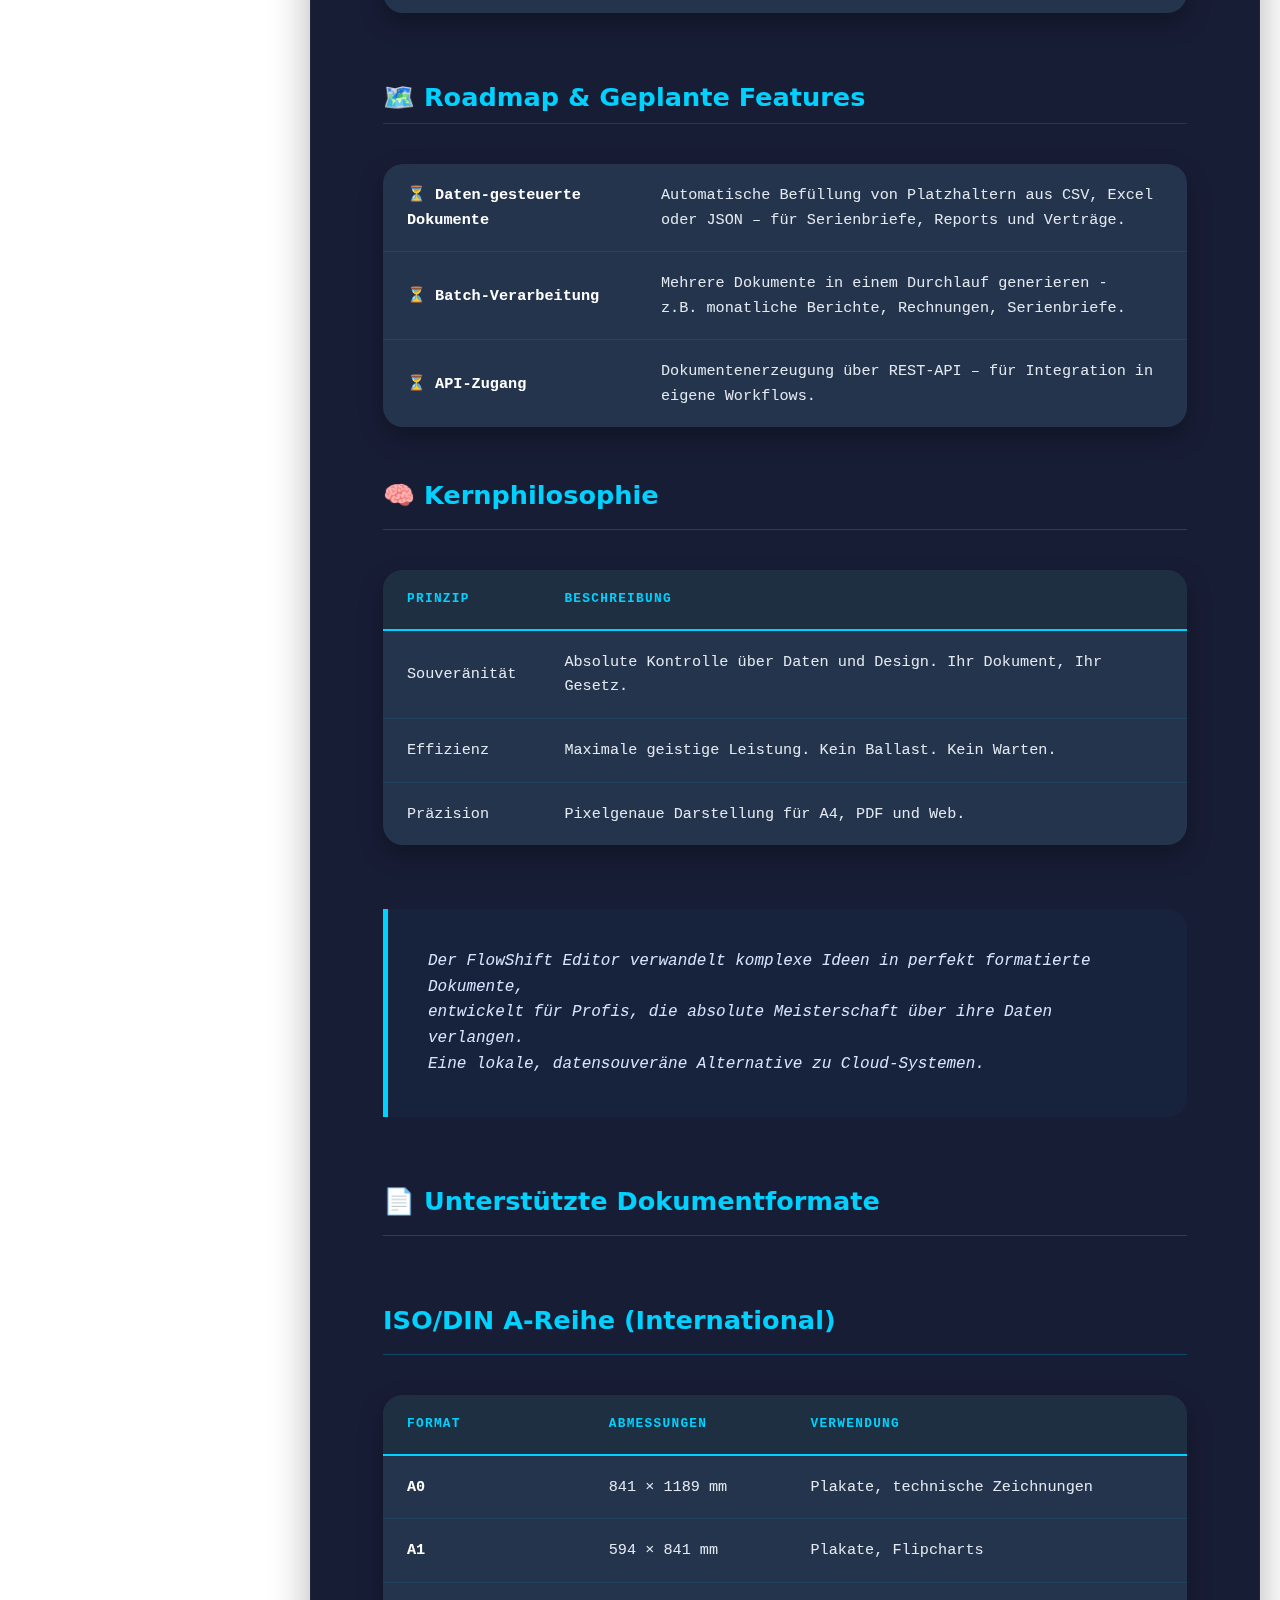
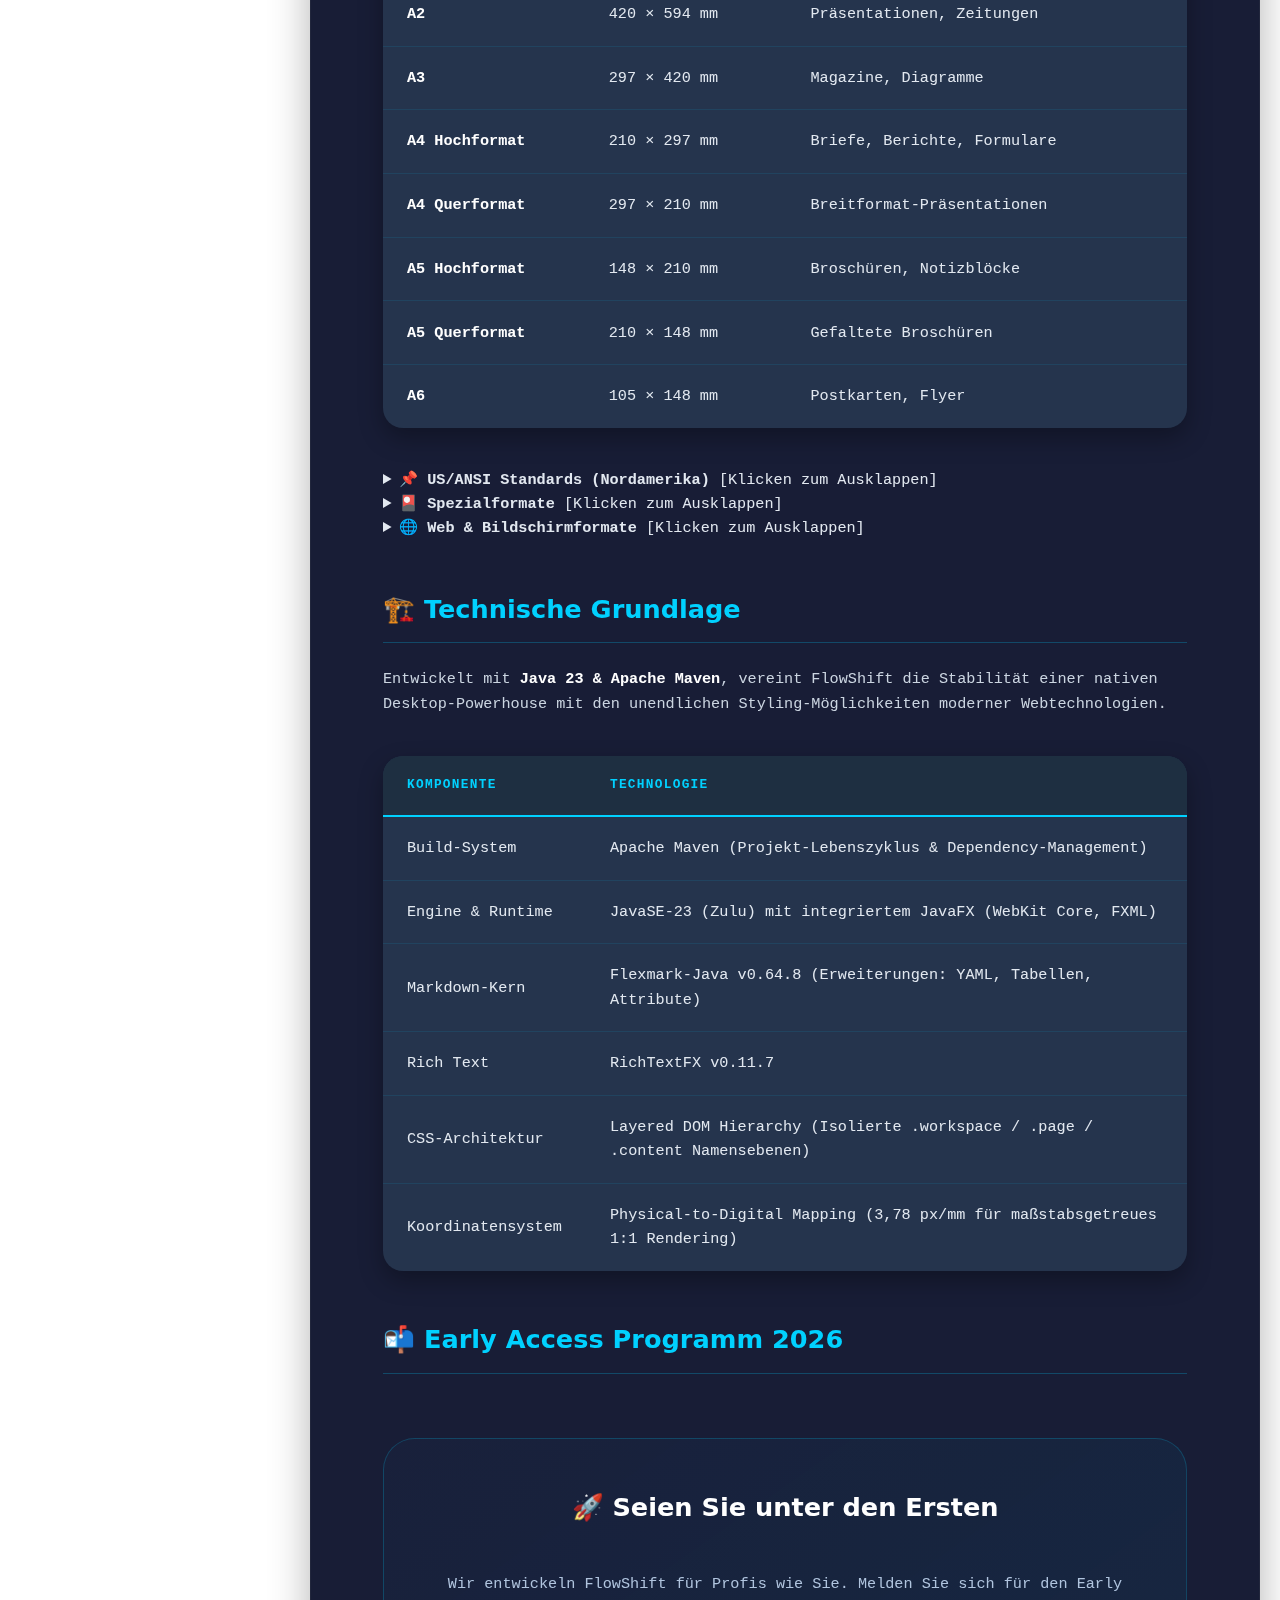
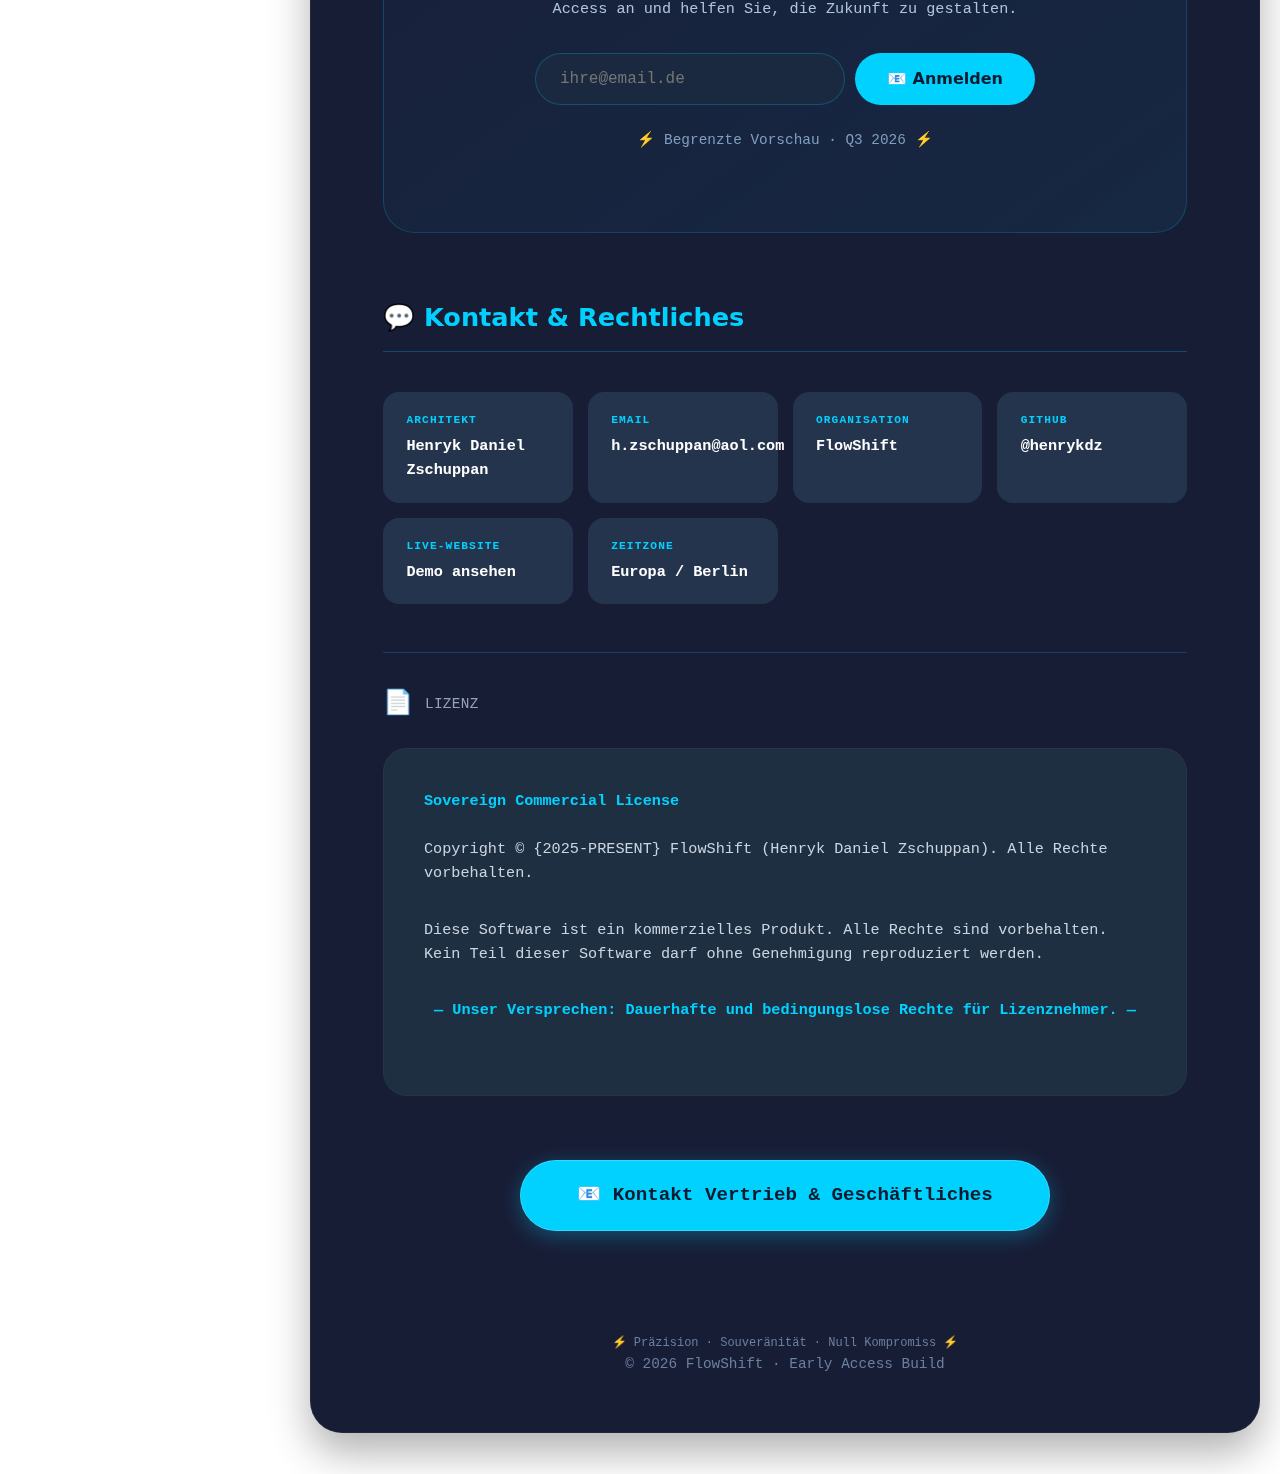
<file: index-de.html>
<!DOCTYPE html>
<html lang="de">

<head>
    <meta charset="UTF-8">
    <meta name="viewport" content="width=device-width, initial-scale=1.0">
    <title>FlowShift · Early Access 2026</title>
    <link rel="icon" type="image/svg+xml"
        href="data:image/svg+xml,%3Csvg xmlns='http://www.w3.org/2000/svg' viewBox='0 0 100 100'%3E%3Ccircle cx='50' cy='50' r='45' fill='%230b0f19' stroke='%2300d1ff' stroke-width='8'/%3E%3Cpath d='M25 50 Q40 35, 50 50 Q60 65, 75 50' stroke='%2300d1ff' stroke-width='8' fill='none' stroke-linecap='round'/%3E%3C/svg%3E">

    <!-- CSS AUS assets/css/style.css -->
    <link rel="stylesheet" href="assets/css/style.css">
</head>

<body id="top">
    <div class="layout-grid">
        <!-- NAVIGATION -->
        <aside class="nav-column">
            <nav class="floating-nav">
                <h3>📋 INHALT</h3>
                <ul>
                    <li><a href="#top" class="nav-link"><span class="nav-emoji">🚀</span> Überblick</a></li>
                    <li><a href="#audience" class="nav-link"><span class="nav-emoji">🎯</span> Zielgruppe</a></li>
                    <li><a href="#use-cases" class="nav-link"><span class="nav-emoji">📋</span> Anwendungen</a></li>
                    <li><a href="#preview" class="nav-link"><span class="nav-emoji">🖼️</span> Vorschau</a></li>
                    <li><a href="#features" class="nav-link"><span class="nav-emoji">✨</span> Funktionen</a></li>
                    <li><a href="#philosophy" class="nav-link"><span class="nav-emoji">🧠</span> Philosophie</a></li>
                    <li><a href="#formats" class="nav-link"><span class="nav-emoji">📄</span> Formate</a></li>
                    <li><a href="#architecture" class="nav-link"><span class="nav-emoji">🏗️</span> Architektur</a></li>
                    <li><a href="#early" class="nav-link nav-early-item"><span class="nav-emoji">📬</span> Early
                            Access</a></li>
                    <li><a href="#contact" class="nav-link"><span class="nav-emoji">💬</span> Kontakt & Lizenz</a></li>
                </ul>
            </nav>
        </aside>

        <!-- HAUPTDOKUMENT -->
        <main class="document">
            <!-- LAUFBAND ANIMATION - GANZ OBEN -->
            <div class="ticker">
                <div class="ticker-content">
                    <span class="bridge-slogan">
                        <span class="highlight">[Einfach]</span> wie Markdown <span class="sep">•</span>
                        <span class="highlight">[Präzise]</span> wie InDesign <span class="sep">•</span>
                        Souverän und <span class="highlight">[Lokal]</span> wie Notepad.
                        <span class="sep">•</span>
                    </span>
                    <span class="bridge-slogan">
                        <span class="highlight">[Einfach]</span> wie Markdown <span class="sep">•</span>
                        <span class="highlight">[Präzise]</span> wie InDesign <span class="sep">•</span>
                        Souverän und <span class="highlight">[Lokal]</span> wie Notepad.
                        <span class="sep">•</span>
                    </span>
                </div>

                <!-- Sprachumschalter bleibt separat -->
                <div class="language-switcher-banner">
                    <a href="index.html" class="lang-link-banner">EN</a>
                    <span class="lang-separator">|</span>
                    <a href="index-de.html" class="lang-link-banner active">DE</a>
                </div>
            </div>

            <div class="header">
                <h1>FlowShift <span>// Dokumentenschmiede</span></h1>
                <div class="sub">MEISTERWERKE IN PRÄZISION · SOUVERÄNITÄT · NULL KOMPROMISS</div>
            </div>

            <div class="content">
                <div class="forge-vision">
                    <p><strong>FlowShift Document Forge</strong> ist ein leistungsstarker
                        <strong>Hybrid-Dokumenten-Builder</strong>.<br>Sie überwindet die Grenzen traditioneller
                        Editoren,
                        indem sie Markdown, HTML5/CSS3 und YAML in einem einzigen, souveränen Workflow vereint.
                    </p>

                    <p><strong>Als Präzisionsinstrument</strong> für Ihre Dokumente verbindet es
                        <strong>strukturierten Inhalt<br>mit professionellem Design</strong>. Präzise, lokal
                        und mit absoluter <strong>Datensouveränität</strong>.
                    </p>
                </div>

                <!-- AUDIENCE (nur als Titel, ohne Badge) -->
                <h3 id="audience" style="color: #00d1ff; margin: 2rem 0 0.5rem 0; font-size: 1.2rem;">🎯 Perfekt für
                    Kreative & Unternehmen</h3>
                <div class="target-grid">
                    <div class="target-box">📋 Protokoll & Berichte</div>
                    <div class="target-box">🔬 Bildung & Wissenschaft</div>
                    <div class="target-box">🏭 Industrie & Fertigung</div>
                    <div class="target-box">🎨 Marketing & Designer</div>
                    <div class="target-box">⚖️ Juristen & Kanzleien</div>
                    <div class="target-box">🏥 Medizin & Gesundheitswesen</div>
                    <div class="target-box">🏦 Finanzen & Versicherungen</div>
                    <div class="target-box">📝 Technische Redakteure</div>
                </div>

                <!-- WAS SIE ERSTELLEN KÖNNEN (Unterkategorie) -->
                <h3 id="use-cases" style="color: #00d1ff; margin: 2rem 0 0.5rem 0; font-size: 1.2rem;">📋 Was Sie
                    erstellen können</h3>
                <p style="margin-bottom: 1rem; color: #94a3b8;">Von technischer Dokumentation bis zu kreativen Projekten
                    – FlowShift meistert alles:</p>

                <table class="use-cases-table">
                    <!-- Industrie -->
                    <tr>
                        <td>🏭 Industrie</td>
                        <td>⚙️ Anleitungen & Guides</td>
                        <td>📄 Technische Handbücher</td>
                    </tr>
                    <tr class="category-end">
                        <td></td>
                        <td>🔧 Maschineninspektionen</td>
                        <td>📋 Wartung & Sicherheit</td>
                    </tr>

                    <!-- Finanzen -->
                    <tr>
                        <td>🏦 Finanzen</td>
                        <td>📊 Berichte & Whitepapers</td>
                        <td>🏦 Kreditbestätigungen</td>
                    </tr>
                    <tr class="category-end">
                        <td></td>
                        <td>✅ Aufgabenlisten</td>
                        <td>📈 Quartalsberichte</td>
                    </tr>

                    <!-- Kreativ -->
                    <tr>
                        <td>🎨 Kreativ</td>
                        <td>🌐 Einfache Webseiten</td>
                        <td>🎓 Tutorials & Lernmaterial</td>
                    </tr>
                    <tr class="category-end">
                        <td></td>
                        <td>📚 eBooks & Plakate</td>
                        <td>📱 Prototypen & Mockups</td>
                    </tr>

                    <!-- Büro & Verwaltung -->
                    <tr>
                        <td>📋 Büro</td>
                        <td>📝 Besprechungsprotokolle</td>
                        <td>📋 Checklisten</td>
                    </tr>
                    <tr>
                        <td></td>
                        <td>💳 Visitenkarten</td>
                        <td>📅 Terminplaner</td>
                    </tr>
                </table>


                <!-- WARUM FLOWSHIFT? (Vergleichstabelle) -->
                <h3 id="why-flowshift" style="color: #00d1ff; border-bottom: 1px solid #30363d; padding-bottom: 5px;">🔍
                    Warum FlowShift?</h3>

                <p>Der Unterschied auf den Punkt gebracht:</p>

                <table class="features-table" style="margin: 1rem 0 2rem 0;">
                    <tr>
                        <th style="width: 25%;">Aspekt</th>
                        <th style="width: 35.0%;">Reines PDF</th>
                        <th style="width: 40.0%;">FlowShift-Dokument</th>
                    </tr>
                    <tr>
                        <td><strong>Format</strong></td>
                        <td>Endformat<br>– fertig, abgeschlossen</td>
                        <td>✅ Quelltext (Markdown/HTML)<br>+ bleibt erhalten</td>
                    </tr>
                    <tr>
                        <td><strong>Änderbarkeit</strong></td>
                        <td>Nur mit Spezialsoftware<br>– oft neu erstellen</td>
                        <td>✅ Jederzeit im Editor anpassbar</td>
                    </tr>
                    <tr>
                        <td><strong>Nachvollziehbarkeit</strong></td>
                        <td>Blackbox<br>– wie entstanden?</td>
                        <td>✅ Transparent<br>+ aus Text generiert</td>
                    </tr>
                    <tr>
                        <td><strong>Weiterverwendung</strong></td>
                        <td>Meist toter Endpunkt</td>
                        <td>✅ Quelltext bleibt erhalten<br>Export jederzeit (PDF, HTML, Druck)</td>
                    </tr>
                </table>

                <!-- PREVIEW mit Badge -->
                <h2 id="preview" style="margin: 3rem 0 1.5rem 0;">
                    <div class="flowshift-badge" style="align-self: flex-start;">
                        <span class="badge-icon">🖼️</span>
                        <span class="badge-text">Bildvorschau</span>
                    </div>
                </h2>

                <div class="image-matrix">
                    <!-- Bild 1 -->
                    <div>
                        <div class="image-caption">📝 Hybrid-Editor mit CSS Forge</div>
                        <div class="image-card"><img src="assets/images/screen.png" alt="Editor"></div>
                    </div>

                    <!-- Bild 2 -->
                    <div>
                        <div class="image-caption">⚙️ Dokumentenkonfiguration (Beispieldokument)</div>
                        <div class="image-card"><img src="assets/images/example_document_setup.png" alt="Configurator">
                        </div>
                    </div>

                    <!-- Bild 3 -->
                    <div>
                        <div class="image-caption">
                            <strong>🎨 Dokumentdesign mit CSS Forge (Beispieldokument)</strong>
                        </div>
                        <div class="image-card"><img src="assets/images/example_document_design.png"
                                alt="Document Design Example"></div>
                        <span style="display: block; font-size: 0.8rem; color: #94a3b8; margin-top: 4px;">
                            Source Mapping in Aktion – Hover über "Technical Appendix" zeigt blaue Hervorhebung,
                            Klick springt zur Zeile und selektiert sie.
                        </span>
                    </div>

                    <!-- Bild 4 -->
                    <div>
                        <div class="image-caption">📂 Dokumentenmanager - Vault & Vorlagen</div>
                        <div class="image-card"><img src="assets/images/screen4.png" alt="Document Manager"></div>
                    </div>
                </div>

                <!-- Source Mapper Highlight -->
                <div class="forge-callout source-mapper-callout">
                    <h3 class="source-mapper-title">Der Sovereign Source Mapper</h3>
                    <p class="source-mapper-text">Bewegen Sie die Maus über ein Element in der Vorschau, ein blauer
                        Rahmen erscheint.
                        Ein Klick springt sofort zur exakten Zeile in Ihrem Markdown und der CSS Forge. Kein Suchen,
                        kein
                        Scrollen.<br><strong>Was Sie sehen, ist genau da, wo Sie sein müssen.</strong></p>
                    <div class="source-mapper-benefits">
                        <span class="benefit-badge">⏱️ 0s Suche</span>
                        <span class="benefit-badge">🎯 100% Präzision</span>
                        <span class="benefit-badge">⚡ Live-Workflow</span>
                        <span class="benefit-badge">📍 Quell-Navigation (ein FlowShift Meilenstein)</span>
                    </div>
                </div>

                <!-- FEATURES mit Badge -->
                <h2 id="features" style="margin: 3rem 0 1.5rem 0;">
                    <div class="flowshift-badge" style="align-self: flex-start;">
                        <span class="badge-icon">✨</span>
                        <span class="badge-text">Hauptfunktionen</span>
                    </div>
                </h2>

                <table class="features-table">
                    <!-- 1. HIGH-END OUTPUT -->
                    <tr>
                        <td><strong>✅ ISO‑konformer Export</strong></td>
                        <td>A4, Letter, Web – High-Fidelity HTML- & PDF-Ausgabe.</td>
                    </tr>
                    <tr>
                        <td><strong>✅ Intelligente PDFs</strong></td>
                        <td>Durchsuchbar, selektierbar und strukturell sauber – <br>
                            voll editierbar in Adobe Acrobat, InDesign & Co.</td>
                    </tr>

                    <!-- 2. CORE EDITOR ENGINE -->
                    <tr>
                        <td><strong>✅ Source Swap &<br>Highlighting</strong></td>
                        <td>Flimmerfreies Echtzeit-Rendering via WebKit-Injection mit<br>
                            <strong>Syntax-Highlighting</strong> für maximale Code-Klarheit.
                        </td>
                    </tr>
                    <tr>
                        <td><strong>✅ Quellnavigation</strong></td>
                        <td>Klick in der Vorschau, Sprung zur Zeile: Schnelle Navigation<br>direkt zur richtigen Stelle
                            in
                            Ihrer Dokumentquelle.</td>
                    </tr>
                    <tr>
                        <td><strong>✅ Smarte Formatierung</strong></td>
                        <td>Ein-Klick <strong>Auto‑Fix</strong> für Markdown, HTML und CSS <br>
                            zur Wahrung der strukturellen Integrität (Strg+Umschalt+F).</td>
                    </tr>

                    <!-- 3. CSS-ENGINEERING (DIE SCHMIEDE) -->
                    <tr>
                        <td><strong>✅ CSS-Forge &<br>Design-Inspektor</strong></td>
                        <td>Präzisions-Styling-Engine mit einem dedizierten <strong>Design-Inspektor</strong>.
                            Identifiziert fehlende Klassen per Klick und liefert <strong>Architecture Insights</strong>,
                            um die System-Styling-Hooks intuitiv zu beherrschen.</td>
                    </tr>
                    <tr>
                        <td><strong>✅ Styling ist<br>Kollisionsfrei</strong></td>
                        <td>Nutzer-CSS ist durch <strong>Layered Namespaces</strong> strikt isoliert.<br>
                            Gestalten Sie Ihr Dokument in völliger Freiheit, ohne die<br>App-UI zu beeinträchtigen.</td>
                    </tr>

                    <!-- 4. INTELLIGENZ & GEOMETRIE -->
                    <tr>
                        <td><strong>✅ Diagnose-Linter &<br>Design-Radar</strong></td>
                        <td>Echtzeit-Strukturprüfung mit <strong>hochwertigen Inline-Popups</strong>.<br>
                            Die globale <strong>Statusleisten-Zusammenfassung</strong> spürt die häufigsten Fehler
                            proaktiv auf und liefert intelligente Korrektur-Tipps für<br>einen reibungslosen Workflow.</td>
                    </tr>
                    <!-- Slicer Engine Update: Akkurate Edition -->
                    <tr>
                        <td><strong>✅ Präzisions-Slicer</strong></td>
                        <td>Physische 3,78 px/mm Geometrie für <strong>maßstabsgetreues 1:1<br>Rendering</strong>.
                            Im Paginierungsmodus werden zu große Elemente<br><strong>akkurat auf Folgeseiten
                                verschoben</strong>,
                            während die <strong>strukturelle<br>Integrität gewahrt bleibt</strong>. Perfekte Synergie
                            aus
                            automatisierter Logik und <strong>manuellen Seitenumbrüchen</strong> über dedizierte
                            Steuerelemente, für die absolute Souveränität über ein unfragmentiertes Dokument-Layout.
                            Inklusive <strong>automatischer Bildskalierung</strong>, damit visuelle Inhalte stets bündig
                            ins Seitenformat passen (max. 100%) ohne das Layout zu sprengen.</td>
                    </tr>
                    <tr>
                        <td><strong>✅ Custom Placeholders</strong></td>
                        <td>Minimalistische, YAML-basierte Dateninjektion für dynamische Vorlagen und automatisierte
                            Dokumentenerzeugung.</td>
                    </tr>
                </table>

                <h3 id="roadmap" style="color: #00d1ff; border-bottom: 1px solid #30363d; padding-bottom: 5px;">🗺️
                    Roadmap & Geplante Features</h3>

                <table class="features-table">
                    <tr>
                        <td><strong>⏳ Daten‑gesteuerte Dokumente</strong></td>
                        <td>Automatische Befüllung von Platzhaltern aus CSV, Excel oder JSON – für Serienbriefe, Reports
                            und Verträge.</td>
                    </tr>
                    <tr>
                        <td><strong>⏳ Batch‑Verarbeitung</strong></td>
                        <td>Mehrere Dokumente in einem Durchlauf generieren -<br>z.B. monatliche Berichte, Rechnungen,
                            Serienbriefe.</td>
                    </tr>
                    <tr>
                        <td><strong>⏳ API-Zugang</strong></td>
                        <td>Dokumentenerzeugung über REST-API – für Integration in eigene Workflows.</td>
                    </tr>
                </table>

                <!-- PHILOSOPHY mit Badge -->
                <h2 id="philosophy" style="margin: 3rem 0 1.5rem 0;">
                    <div class="flowshift-badge" style="align-self: flex-start;">
                        <span class="badge-icon">🧠</span>
                        <span class="badge-text">Kernphilosophie</span>
                    </div>
                </h2>
                <table>
                    <thead>
                        <tr>
                            <th>Prinzip</th>
                            <th>Beschreibung</th>
                        </tr>
                    </thead>
                    <tbody>
                        <tr>
                            <td>Souveränität</td>
                            <td>Absolute Kontrolle über Daten und Design. Ihr Dokument, Ihr Gesetz.</td>
                        </tr>
                        <tr>
                            <td>Effizienz</td>
                            <td>Maximale geistige Leistung. Kein Ballast. Kein Warten.</td>
                        </tr>
                        <tr>
                            <td>Präzision</td>
                            <td>Pixelgenaue Darstellung für A4, PDF und Web.</td>
                        </tr>
                    </tbody>
                </table>

                <blockquote>
                    Der FlowShift Editor verwandelt komplexe Ideen in perfekt formatierte Dokumente,<br>entwickelt für
                    Profis, die absolute Meisterschaft über ihre Daten verlangen.<br>Eine lokale, datensouveräne
                    Alternative zu Cloud-Systemen.
                </blockquote>

                <!-- FORMATS mit Badge (NEU) -->
                <h2 id="formats" style="margin: 3rem 0 1.5rem 0;">
                    <div class="flowshift-badge" style="align-self: flex-start;">
                        <span class="badge-icon">📄</span>
                        <span class="badge-text">Unterstützte Dokumentformate</span>
                    </div>
                </h2>

                <!-- ISO/DIN A-Series -->
                <h3>ISO/DIN A-Reihe (International)</h3>
                <table class="format-table">
                    <thead>
                        <tr>
                            <th>Format</th>
                            <th>Abmessungen</th>
                            <th>Verwendung</th>
                        </tr>
                    </thead>
                    <tbody>
                        <tr>
                            <td><strong>A0</strong></td>
                            <td>841 × 1189 mm</td>
                            <td>Plakate, technische Zeichnungen</td>
                        </tr>
                        <tr>
                            <td><strong>A1</strong></td>
                            <td>594 × 841 mm</td>
                            <td>Plakate, Flipcharts</td>
                        </tr>
                        <tr>
                            <td><strong>A2</strong></td>
                            <td>420 × 594 mm</td>
                            <td>Präsentationen, Zeitungen</td>
                        </tr>
                        <tr>
                            <td><strong>A3</strong></td>
                            <td>297 × 420 mm</td>
                            <td>Magazine, Diagramme</td>
                        </tr>
                        <tr>
                            <td><strong>A4 Hochformat</strong></td>
                            <td>210 × 297 mm</td>
                            <td>Briefe, Berichte, Formulare</td>
                        </tr>
                        <tr>
                            <td><strong>A4 Querformat</strong></td>
                            <td>297 × 210 mm</td>
                            <td>Breitformat-Präsentationen</td>
                        </tr>
                        <tr>
                            <td><strong>A5 Hochformat</strong></td>
                            <td>148 × 210 mm</td>
                            <td>Broschüren, Notizblöcke</td>
                        </tr>
                        <tr>
                            <td><strong>A5 Querformat</strong></td>
                            <td>210 × 148 mm</td>
                            <td>Gefaltete Broschüren</td>
                        </tr>
                        <tr>
                            <td><strong>A6</strong></td>
                            <td>105 × 148 mm</td>
                            <td>Postkarten, Flyer</td>
                        </tr>
                    </tbody>
                </table>

                <!-- US/ANSI Standards -->
                <details class="format-details">
                    <summary>
                        <b>📌 US/ANSI Standards (Nordamerika)</b>
                        <span class="expand-hint">[Klicken zum Ausklappen]</span>
                    </summary>
                    <table class="format-table">
                        <thead>
                            <tr>
                                <th>Format</th>
                                <th>Abmessungen</th>
                                <th>Verwendung</th>
                            </tr>
                        </thead>
                        <tbody>
                            <tr>
                                <td><strong>Letter</strong></td>
                                <td>215.9 × 279.4 mm</td>
                                <td>Geschäftskorrespondenz</td>
                            </tr>
                            <tr>
                                <td><strong>Legal</strong></td>
                                <td>215.9 × 355.6 mm</td>
                                <td>Rechtsdokumente, Verträge</td>
                            </tr>
                            <tr>
                                <td><strong>Tabloid</strong></td>
                                <td>279.4 × 431.8 mm</td>
                                <td>Zeitungen, Tabellen</td>
                            </tr>
                            <tr>
                                <td><strong>Executive</strong></td>
                                <td>184.15 × 266.7 mm</td>
                                <td>Regierungsdokumente</td>
                            </tr>
                        </tbody>
                    </table>
                </details>

                <!-- Special Formats -->
                <details class="format-details">
                    <summary>
                        <b>🎴 Spezialformate</b>
                        <span class="expand-hint">[Klicken zum Ausklappen]</span>
                    </summary>
                    <table class="format-table">
                        <thead>
                            <tr>
                                <th>Format</th>
                                <th>Abmessungen</th>
                                <th>Verwendung</th>
                            </tr>
                        </thead>
                        <tbody>
                            <tr>
                                <td><strong>Business Card (EU)</strong></td>
                                <td>85 × 55 mm</td>
                                <td>Europäische Visitenkarten</td>
                            </tr>
                            <tr>
                                <td><strong>Business Card (US)</strong></td>
                                <td>89 × 51 mm</td>
                                <td>US-Visitenkarten</td>
                            </tr>
                            <tr>
                                <td><strong>Credit Card (ID-1)</strong></td>
                                <td>85.6 × 53.98 mm</td>
                                <td>Zahlungskarten, Ausweise</td>
                            </tr>
                        </tbody>
                    </table>
                </details>

                <!-- Web & Screen Formats -->
                <details class="format-details">
                    <summary>
                        <b>🌐 Web & Bildschirmformate</b>
                        <span class="expand-hint">[Klicken zum Ausklappen]</span>
                    </summary>
                    <table class="format-table">
                        <thead>
                            <tr>
                                <th>Format</th>
                                <th>Abmessungen</th>
                                <th>Verwendung</th>
                            </tr>
                        </thead>
                        <tbody>
                            <tr>
                                <td><strong>Web Wide</strong></td>
                                <td>100% Breite</td>
                                <td>Responsive Webinhalte</td>
                            </tr>
                            <tr>
                                <td><strong>Web Reading</strong></td>
                                <td>800px Breite</td>
                                <td>Optimierte Lesansicht</td>
                            </tr>
                            <tr>
                                <td><strong>Social Square</strong></td>
                                <td>200 × 200 mm</td>
                                <td>Social-Media-Grafiken</td>
                            </tr>
                        </tbody>
                    </table>
                </details>

                <!-- ARCHITECTURE mit Badge -->
                <h2 id="architecture" style="margin: 3rem 0 1.5rem 0;">
                    <div class="flowshift-badge" style="align-self: flex-start;">
                        <span class="badge-icon">🏗️</span>
                        <span class="badge-text">Technische Grundlage</span>
                    </div>
                </h2>

                <p>Entwickelt mit <strong>Java 23 & Apache Maven</strong>, vereint FlowShift die Stabilität einer
                    nativen
                    Desktop-Powerhouse mit den unendlichen Styling-Möglichkeiten moderner Webtechnologien.</p>

                <table>
                    <thead>
                        <tr>
                            <th>Komponente</th>
                            <th>Technologie</th>
                        </tr>
                    </thead>
                    <tbody>
                        <tr>
                            <td>Build-System</td>
                            <td>Apache Maven (Projekt-Lebenszyklus & Dependency-Management)</td>
                        </tr>
                        <tr>
                            <td>Engine & Runtime</td>
                            <td>JavaSE-23 (Zulu) mit integriertem JavaFX (WebKit Core, FXML)</td>
                        </tr>
                        <tr>
                            <td>Markdown-Kern</td>
                            <td>Flexmark-Java v0.64.8 (Erweiterungen: YAML, Tabellen, Attribute)</td>
                        </tr>
                        <tr>
                            <td>Rich Text</td>
                            <td>RichTextFX v0.11.7</td>
                        </tr>
                        <!-- ARCHITECTURAL ADVANCEMENTS v14.2 -->
                        <tr>
                            <td>CSS-Architektur</td>
                            <td>Layered DOM Hierarchy (Isolierte .workspace / .page / .content Namensebenen)</td>
                        </tr>
                        <tr>
                            <td>Koordinatensystem</td>
                            <td>Physical-to-Digital Mapping (3,78 px/mm für maßstabsgetreues 1:1 Rendering)</td>
                        </tr>
                    </tbody>
                </table>

                <!-- EARLY ACCESS mit großem Badge -->
                <h2 id="early" style="margin: 3rem 0 1.5rem 0;">
                    <div class="flowshift-badge badge-large" style="align-self: flex-start;">
                        <span class="badge-icon">📬</span>
                        <span class="badge-text">Early Access Programm 2026</span>
                    </div>
                </h2>
                <div class="early-box">
                    <h3 style="color: white; text-align: center; border-bottom: none; margin-top: 0;">🚀 Seien Sie unter
                        den Ersten</h3>
                    <p style="text-align: center; color: #b0c4de;">Wir entwickeln FlowShift für Profis wie Sie. Melden
                        Sie sich für den Early Access an und helfen Sie, die Zukunft zu gestalten.</p>
                    <div class="early-flex">
                        <input type="email" placeholder="ihre@email.de">
                        <button>📧 Anmelden</button>
                    </div>
                    <p style="text-align: center; font-size: 0.9rem; margin-top: 1.5rem; color: #7f9fbf;">⚡ Begrenzte
                        Vorschau · Q3 2026 ⚡</p>
                </div>

                <!-- CONTACT & LEGAL mit Badge -->
                <h2 id="contact" style="margin: 3rem 0 1.5rem 0;">
                    <div class="flowshift-badge" style="align-self: flex-start;">
                        <span class="badge-icon">💬</span>
                        <span class="badge-text">Kontakt & Rechtliches</span>
                    </div>
                </h2>
                <div class="target-grid">
                    <div class="contact-box"><span>Architekt</span><strong>Henryk Daniel Zschuppan</strong></div>
                    <div class="contact-box"><span>Email</span><strong>h.zschuppan@aol.com</strong></div>
                    <div class="contact-box"><span>Organisation</span><strong>FlowShift</strong></div>
                    <div class="contact-box"><span>GitHub</span><strong>@henrykdz</strong></div>
                    <div class="contact-box"><span>Live-Website</span><strong>Demo ansehen</strong></div>
                    <div class="contact-box"><span>Zeitzone</span><strong>Europa / Berlin</strong></div>
                </div>

                <!-- License Bereich (als Subsection) -->
                <div style="margin-top: 3rem; border-top: 1px solid rgba(0,209,255,0.2); padding-top: 2rem;">
                    <div style="display: flex; align-items: center; gap: 0.75rem; margin-bottom: 1.5rem;">
                        <span style="font-size: 1.5rem;">📄</span>
                        <span
                            style="color: #94a3b8; font-weight: 500; letter-spacing: 0.3px; text-transform: uppercase; font-size: 0.9rem;">LIZENZ</span>
                    </div>

                    <div
                        style="background: #1e2f41; padding: 2.5rem; border-radius: 24px; border: 1px solid rgba(255, 255, 255, 0.03);">
                        <p style="color: #00d1ff; font-weight: 600; margin-bottom: 1.5rem;">Sovereign Commercial License
                        </p>
                        <p style="font-size: 0.95rem; color: #cbd5e1;">Copyright © {2025-PRESENT} FlowShift (Henryk
                            Daniel Zschuppan). Alle Rechte vorbehalten.</p>
                        <p style="font-size: 0.95rem; margin-top: 1rem; color: #cbd5e1;">
                            Diese Software ist ein kommerzielles Produkt. Alle Rechte sind vorbehalten.<br>
                            Kein Teil dieser Software darf ohne Genehmigung reproduziert werden.</p>
                        <p style="text-align: center; color: #00d1ff; font-weight: 700; margin-top: 2rem;">
                            — Unser Versprechen: Dauerhafte und bedingungslose Rechte für Lizenznehmer. —
                        </p>
                    </div>
                </div>

                <div style="text-align: center; margin: 4rem 0;">
                    <a href="mailto:h.zschuppan@aol.com?subject=FlowShift%20Anfrage" class="contact-button">📧 Kontakt
                        Vertrieb & Geschäftliches</a>
                </div>

                <div class="footer-note">
                    <sub>⚡ Präzision · Souveränität · Null Kompromiss ⚡</sub><br>
                    © 2026 FlowShift · Early Access Build
                </div>
            </div>
        </main>
    </div>

    <!-- JAVASCRIPT AUS assets/js/main.js -->
    <script src="assets/js/main.js"></script>

    <!-- Eigenen Cursor erstellen -->
    <div class="custom-cursor" id="customCursor">
        <svg viewBox="0 0 40 40" fill="none" xmlns="http://www.w3.org/2000/svg">
            <circle cx="20" cy="20" r="16" stroke="#00d1ff" stroke-width="2.5" fill="rgba(0,209,255,0.05)" />
            <circle cx="20" cy="20" r="6" fill="#00d1ff" />
            <line x1="32" y1="32" x2="38" y2="38" stroke="#00d1ff" stroke-width="3" stroke-linecap="round" />
        </svg>
    </div>
</body>

</html>
</file>
<file: assets/css/style.css>
/* ===== RESET & GRUNDLAGEN ===== */
* {
    margin: 0;
    padding: 0;
    box-sizing: border-box;
}

/* ===== RESET & GRUNDLAGEN ===== */
body {
    /* Deine Wunsch-Schriftart: Consolas als Basis */
    font-family: 'Consolas', 'Monaco', 'JetBrains Mono', monospace;
    font-size: 0.95rem;
    line-height: 1.6;
    color: #e2e8f0;
    
    /* Dein Wunsch-Farbverlauf – etwas dunkler */
        background: linear-gradient(145deg, #2a1b2e 0%, #1e1323 100%);
    /* Dunklere Version von #2a2335 → #1d1825 */
    
    background-attachment: fixed;
    min-height: 100vh;
    padding: 40px 20px;
    display: flex;
    justify-content: center;
}

/* Überschriften bleiben serifenlos für Kontrast */
h1, h2, h3, h4, .floating-nav, .header .sub, button {
    font-family: 'Segoe UI', system-ui, -apple-system, sans-serif;
}

/* ===== HAUPTLAYOUT – RESPONSIV ===== */
.layout-grid {
    display: grid;
    grid-template-columns: 260px minmax(0, 1000px);
    gap: 30px;
    width: 100%;
    max-width: 1400px;
    align-items: start;
}

/* ===== NAVIGATION – JETZT AUCH MOBILE GUT ===== */
.nav-column {
    position: sticky;
    top: 40px;
    height: fit-content;
}

.floating-nav {
    background: #181d36;
    padding: 2rem 1.2rem;
    border-radius: 28px;
    box-shadow: 0 15px 35px rgba(0, 0, 0, 0.3);
    border: 1px solid rgba(0, 209, 255, 0.15);
    backdrop-filter: blur(10px);
}

.floating-nav h3 {
    font-size: 0.75rem;
    font-weight: 800;
    text-transform: uppercase;
    letter-spacing: 0.15em;
    color: #00d1ff;
    margin-bottom: 1.5rem;
    padding-left: 0.8rem;
    border-left: 4px solid #00d1ff;
}

.floating-nav ul {
    list-style: none;
}

.floating-nav li {
    margin-bottom: 0.5rem;
}

.floating-nav a {
    display: block;
    padding: 0.6rem 0.8rem;
    color: #b0c4de; /* Heller */
    text-decoration: none;
    font-size: 0.95rem;
    border-radius: 12px;
    transition: all 0.2s ease;
}

.floating-nav a:hover,
.floating-nav a.active {
    background: rgba(0, 209, 255, 0.15);
    color: #00d1ff;
    padding-left: 1.2rem;
}

/* ===== DOKUMENT – HELLER UND LUFTIGER ===== */
.document {
    background: #181d36;
    box-shadow: 0 20px 40px rgba(0, 0, 0, 0.3);
    border-radius: 32px;
    overflow: hidden;
    border: 1px solid rgba(129, 129, 129, 0.10);  /* Dezentes Cyan */
    backdrop-filter: blur(5px);
}

/* ===== HEADER – DEZENTER ===== */
.header {
    background: linear-gradient(135deg, #1e3a5f 0%, #132237 100%);
    color: white;
    padding: 2.5rem 3.5rem;
    border-bottom: 3px solid #00d1ff;
}

.header h1 {
    font-size: 2.7rem;
    font-weight: 700;
    line-height: 1.1;
    letter-spacing: -0.03em;
    border-left: 6px solid #00d1ff;
    padding-left: 1.5rem;
    color: #ffffff;
}

.header h1 span {
    font-weight: 300;
    color: #a5f3fc;
}

.header .sub {
    font-size: 0.9rem;
    color: #ffffff;
    opacity: 0.9;
    letter-spacing: 0.12em;
    font-weight: 600;
    margin-top: 0.7rem;
    padding-left: 1.9rem;
    text-transform: uppercase;
}

/* ===== CONTENT – MEHR WEISSRAUM ===== */
.content {
    padding: 3.5rem 4.5rem;
    background: transparent;  /* Statt rgba(255,255,255,0.02) */
}

/* ===== TYPOGRAPHIE – LUFTIGER ===== */
h2, h3 {
    font-size: 1.6rem;
    font-weight: 600;
    color: #00d1ff;
    margin: 4rem 0 2rem; /* Mehr Abstand */
    scroll-margin-top: 60px;
    border-bottom: 1px solid rgba(0, 209, 255, 0.25);
    padding-bottom: 0.8rem;
}

h2:first-of-type {
    margin-top: 0;
}

p {
    margin-bottom: 2rem;
    color: #cbd5e1; /* Heller */
    font-size: 0.95rem;  /* oder 1.0rem */
    line-height: 1.6;
}

strong {
    color: #ffffff;
    font-weight: 700;
}

/* ===== CALLOUT – WENIGER RAHMEN ===== */
.forge-callout {
    background: rgba(0, 209, 255, 0.05);
    border-left: 4px solid #00d1ff;
    padding: 1.5rem 2rem;
    margin: 2.5rem 0;
    /* max-width: 85%;  ENTFERNT */
    border-radius: 0 16px 16px 0;
    width: 100%;  /* Optional: sicherstellen, dass es volle Breite nutzt */
}

.forge-callout p {
    margin-bottom: 0;
    color: #d9e6ff;
    font-style: italic;
    font-size: 1.0rem;   /* wieder kleiner */
}

/* ===== GRIDS – WENIGER RAHMENZWANG ===== */
.target-grid {
    display: grid;
    grid-template-columns: repeat(auto-fill, minmax(180px, 1fr));
    gap: 15px;
    margin: 2.5rem 0;
}

.target-box, .contact-box {
    background: #25344d;
    padding: 1.2rem 1.4rem;
    border-radius: 16px;
    color: #ffffff;
    font-size: 0.95rem;
    transition: all 0.2s ease;
    border: 1px solid transparent;
    /* KEIN display: flex nötig */
}

.target-box:hover, .contact-box:hover {
    border-color: #00d1ff;
    transform: translateY(-2px);
    background: #2d3e5a;
    box-shadow: 0 8px 16px rgba(0, 209, 255, 0.1);
}

.contact-box span {
    color: #00d1ff;
    font-weight: 700;
    font-size: 0.7rem;
    text-transform: uppercase;
    margin-bottom: 4px;
    letter-spacing: 0.1em;
    display: block;  /* Das war der Trick! */
}

.contact-box strong {
    display: block;  /* Auch als Block für sauberen Umbruch */
}

/* ===== TABELLEN – AUFGERÄUMTER ===== */
table {
    width: 100%;
    border-collapse: collapse; /* separate → collapse für weniger Linien */
    margin: 2.5rem 0;
    border-radius: 20px;
    overflow: hidden;
    background: #25344d;
    box-shadow: 0 10px 25px rgba(0, 0, 0, 0.3);
}

th, td {
    padding: 1.2rem 1.5rem;
    text-align: left;
}

th {
    background: #1e2f41;
    color: #00d1ff;
    font-weight: 700;
    text-transform: uppercase;
    font-size: 0.8rem;
    letter-spacing: 0.1em;
    border-bottom: 2px solid #00d1ff;
}

td {
    color: #e2e8f0;
    border-bottom: 1px solid rgba(0, 209, 255, 0.1);
}

tr:last-child td {
    border-bottom: none;
}

/* ===== BILDER – REDUZIERTE RAHMEN ===== */
.image-matrix {
    display: grid;
    grid-template-columns: 1fr 1fr;
    gap: 25px;
    margin: 3rem 0;
}

.image-card {
    border-radius: 24px;
    overflow: hidden;
    box-shadow: 0 15px 30px rgba(0, 0, 0, 0.4);
    transition: transform 0.2s ease, box-shadow 0.2s ease;
    cursor: zoom-in;
    /* KEIN border standardmäßig */
}

.image-card:hover {
    transform: scale(1.01);
    box-shadow: 0 20px 40px rgba(0, 209, 255, 0.2);
}

.image-card img {
    width: 100%;
    display: block;
}

/* ===== BLOCKQUOTE – SCHLICHT ===== */
blockquote {
    background: rgba(0, 209, 255, 0.04);
    padding: 2.5rem;
    border-left: 5px solid #00d1ff;
    margin: 4rem 0;
    font-style: italic;
    font-size: 1.0rem;
    color: #d6e3ff;
    border-radius: 0 20px 20px 0;
}
/* Extrem spezifisch */
.content blockquote {
    font-size: 1.0rem !important;
}

/* ===== BUTTONS – PROMINENTER ===== */
.contact-button {
    display: inline-block;
    background: #00d1ff;
    color: #0b1a2f;
    padding: 1.2rem 3.5rem;
    border-radius: 40px; /* Runder */
    text-decoration: none;
    font-weight: 700;
    font-size: 1.2rem;
    transition: all 0.2s ease;
    box-shadow: 0 5px 20px rgba(0, 209, 255, 0.3);
    border: 1px solid rgba(255,255,255,0.2);
}

.contact-button:hover {
    background: #33e0ff;
    transform: scale(1.02);
    box-shadow: 0 10px 30px rgba(0, 209, 255, 0.5);
}

/* ===== EARLY ACCESS BANNER ===== */
.early-banner {
    position: fixed;
    top: 20px;
    right: 20px;
    z-index: 10000;
    background: #00d1ff;
    color: #0b1a2f;
    padding: 10px 20px;
    border-radius: 40px;
    font-weight: 700;
    font-size: 0.9rem;
    letter-spacing: 0.1em;
    box-shadow: 0 0 12px rgba(0, 209, 255, 0.25);  /* Deutlich dezenter */
    border: 1px solid white;
    backdrop-filter: blur(4px);
    font-family: 'Segoe UI', sans-serif;
}

/* ===== EARLY ACCESS BOX ===== */
.early-box {
    background: linear-gradient(145deg, #1e3a5f20 0%, #00d1ff10 100%);
    padding: 3rem;
    border-radius: 32px;
    margin: 4rem 0;
    border: 1px solid rgba(0, 209, 255, 0.2);
}

.early-box h3 {
    color: white;
    text-align: center;
    border-bottom: none;
    margin-top: 0;
}

.early-flex {
    display: flex;
    gap: 10px;
    max-width: 500px;
    margin: 2rem auto 0;
}

.early-flex input {
    flex: 1;
    padding: 1rem 1.5rem;
    background: #1a293f;
    border: 1px solid #00d1ff40;
    border-radius: 40px;
    color: white;
    font-family: 'Consolas', monospace;
    font-size: 1rem;
}

.early-flex input:focus {
    outline: none;
    border-color: #00d1ff;
    box-shadow: 0 0 15px #00d1ff40;
}

.early-flex button {
    background: #00d1ff;
    color: #0b1a2f;
    padding: 1rem 2rem;
    border: none;
    border-radius: 40px;
    font-weight: 700;
    font-size: 1rem;
    cursor: pointer;
    transition: all 0.2s ease;
    white-space: nowrap;
}

.early-flex button:hover {
    background: #33e0ff;
    transform: scale(1.02);
}

.architect-box {
    background: #1e2f41;
    border-radius: 24px;
    padding: 1.5rem 2rem;
    margin-top: 2rem;
    border-left: 4px solid #00d1ff;
}

code {
    background: #1a293f;
    padding: 0.2rem 0.6rem;
    border-radius: 8px;
    font-family: 'Consolas', monospace;
    font-size: 0.95em;
    color: #00d1ff;
}

html {
    scroll-behavior: smooth;
}

.footer-note {
    text-align: center;
    margin-top: 6rem;
    color: #6b7f9f;
    font-size: 0.9rem;
}

/* ===== MEDIA QUERIES – ENDLICH MOBILE! ===== */
@media (max-width: 1100px) {
    .layout-grid {
        grid-template-columns: 1fr;
        gap: 20px;
    }

    .nav-column {
        position: static;
        top: auto;
    }

    .floating-nav {
        position: relative;
        top: auto;
        transform: none;
        width: 100%;
    }

    .header h1 {
        font-size: 2.2rem;
    }

    .content {
        padding: 2.5rem;
    }

    .early-banner {
        position: fixed;
        top: 10px;
        right: 10px;
        font-size: 0.8rem;
        padding: 6px 12px;
    }
}

@media (max-width: 700px) {
    body {
        padding: 20px 10px;
        font-size: 1rem;
    }

    .header {
        padding: 1.8rem;
    }

    .header h1 {
        font-size: 1.8rem;
        padding-left: 1rem;
        border-left-width: 4px;
    }

    .header .sub {
        padding-left: 1.2rem;
        font-size: 0.75rem;
    }

    .content {
        padding: 1.8rem;
    }

    .target-grid {
        grid-template-columns: 1fr;
    }

    .image-matrix {
        grid-template-columns: 1fr;
    }

    .forge-callout {
        max-width: 100%;
        padding: 1.2rem;
    }

    table {
        font-size: 0.9rem;
    }

    th, td {
        padding: 1rem;
    }

    blockquote {
        padding: 1.5rem;
        font-size: 1.1rem;
    }

    .early-flex {
        flex-direction: column;
    }

    .early-box {
        padding: 2rem 1.5rem;
    }

    .contact-button {
        padding: 1rem 2rem;
        font-size: 1rem;
    }

    .early-banner {
        top: 10px;
        right: 10px;
        font-size: 0.7rem;
    }
}

/* Für extrem kleine Geräte */
@media (max-width: 400px) {
    .header h1 {
        font-size: 1.5rem;
    }

    .header .sub {
        font-size: 0.65rem;
    }

    .floating-nav {
        padding: 1.5rem 1rem;
    }

    .floating-nav a {
        font-size: 0.85rem;
    }
}
</file>
